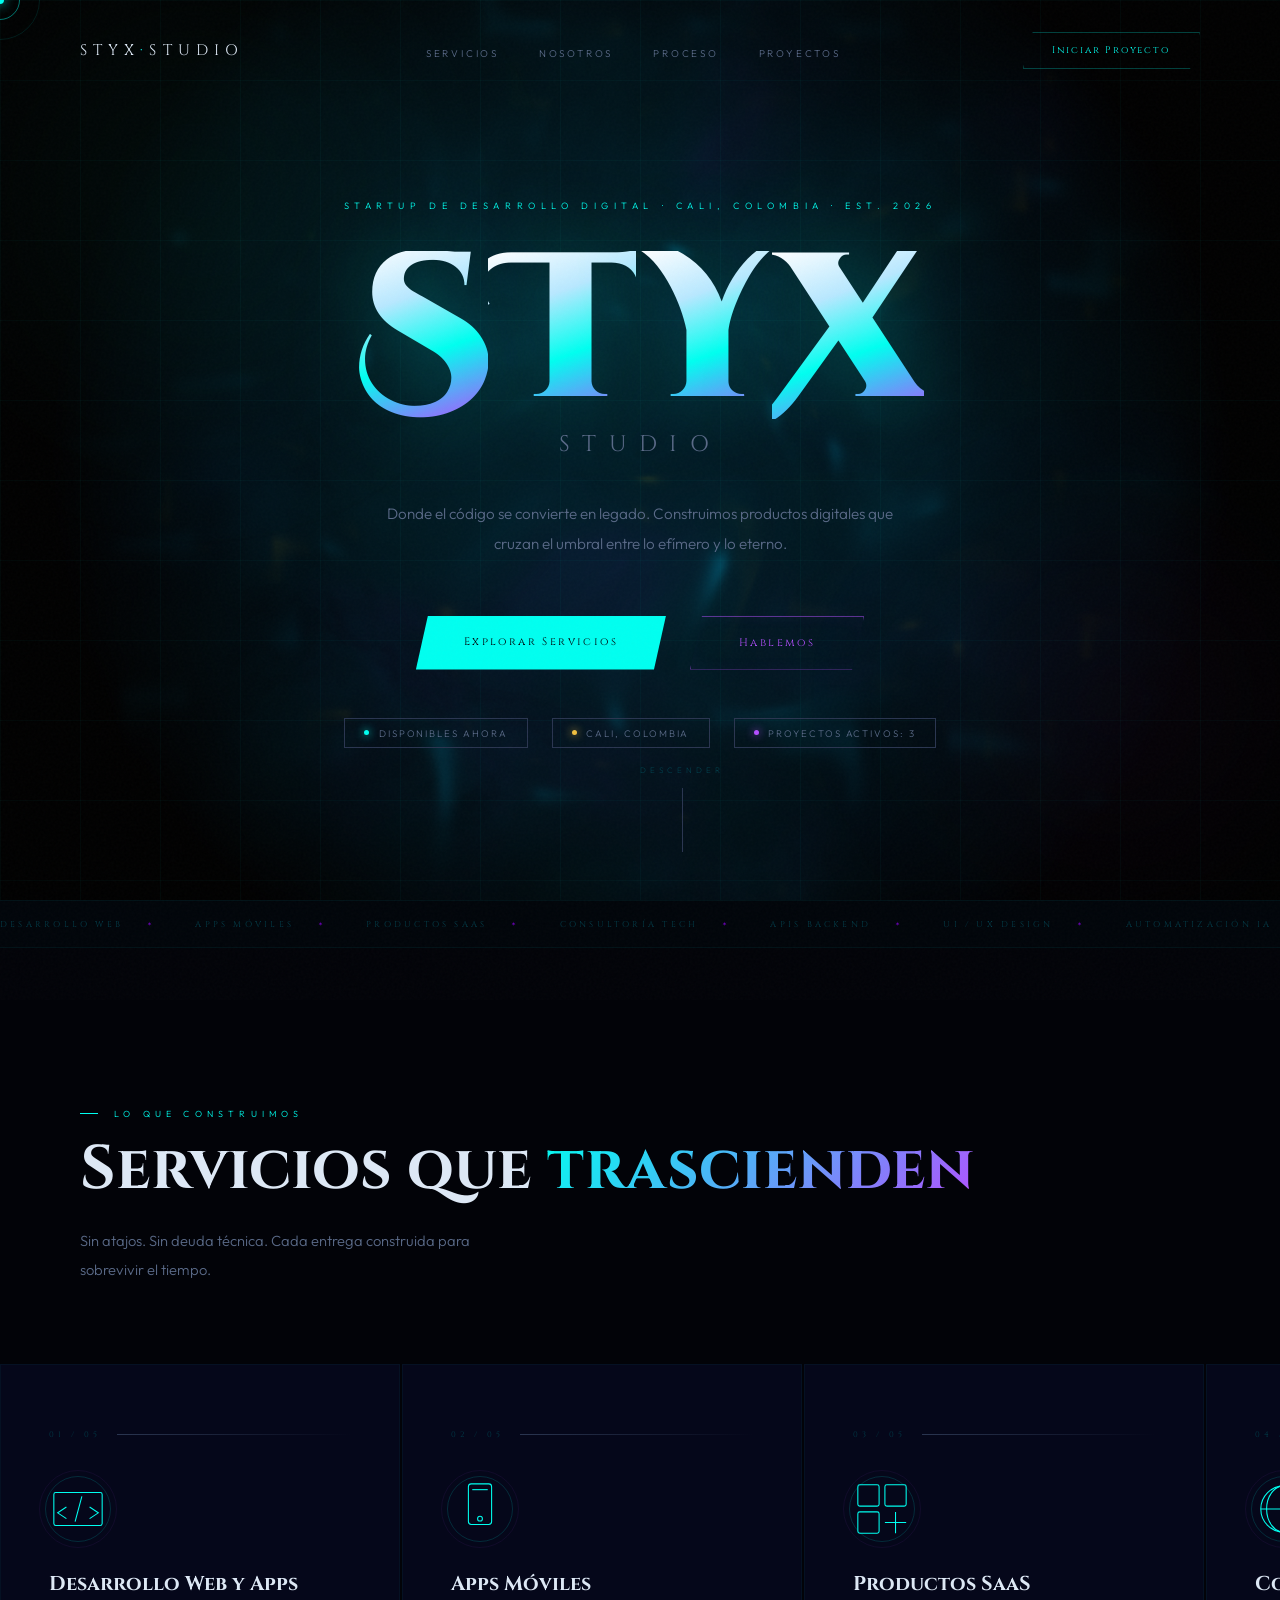
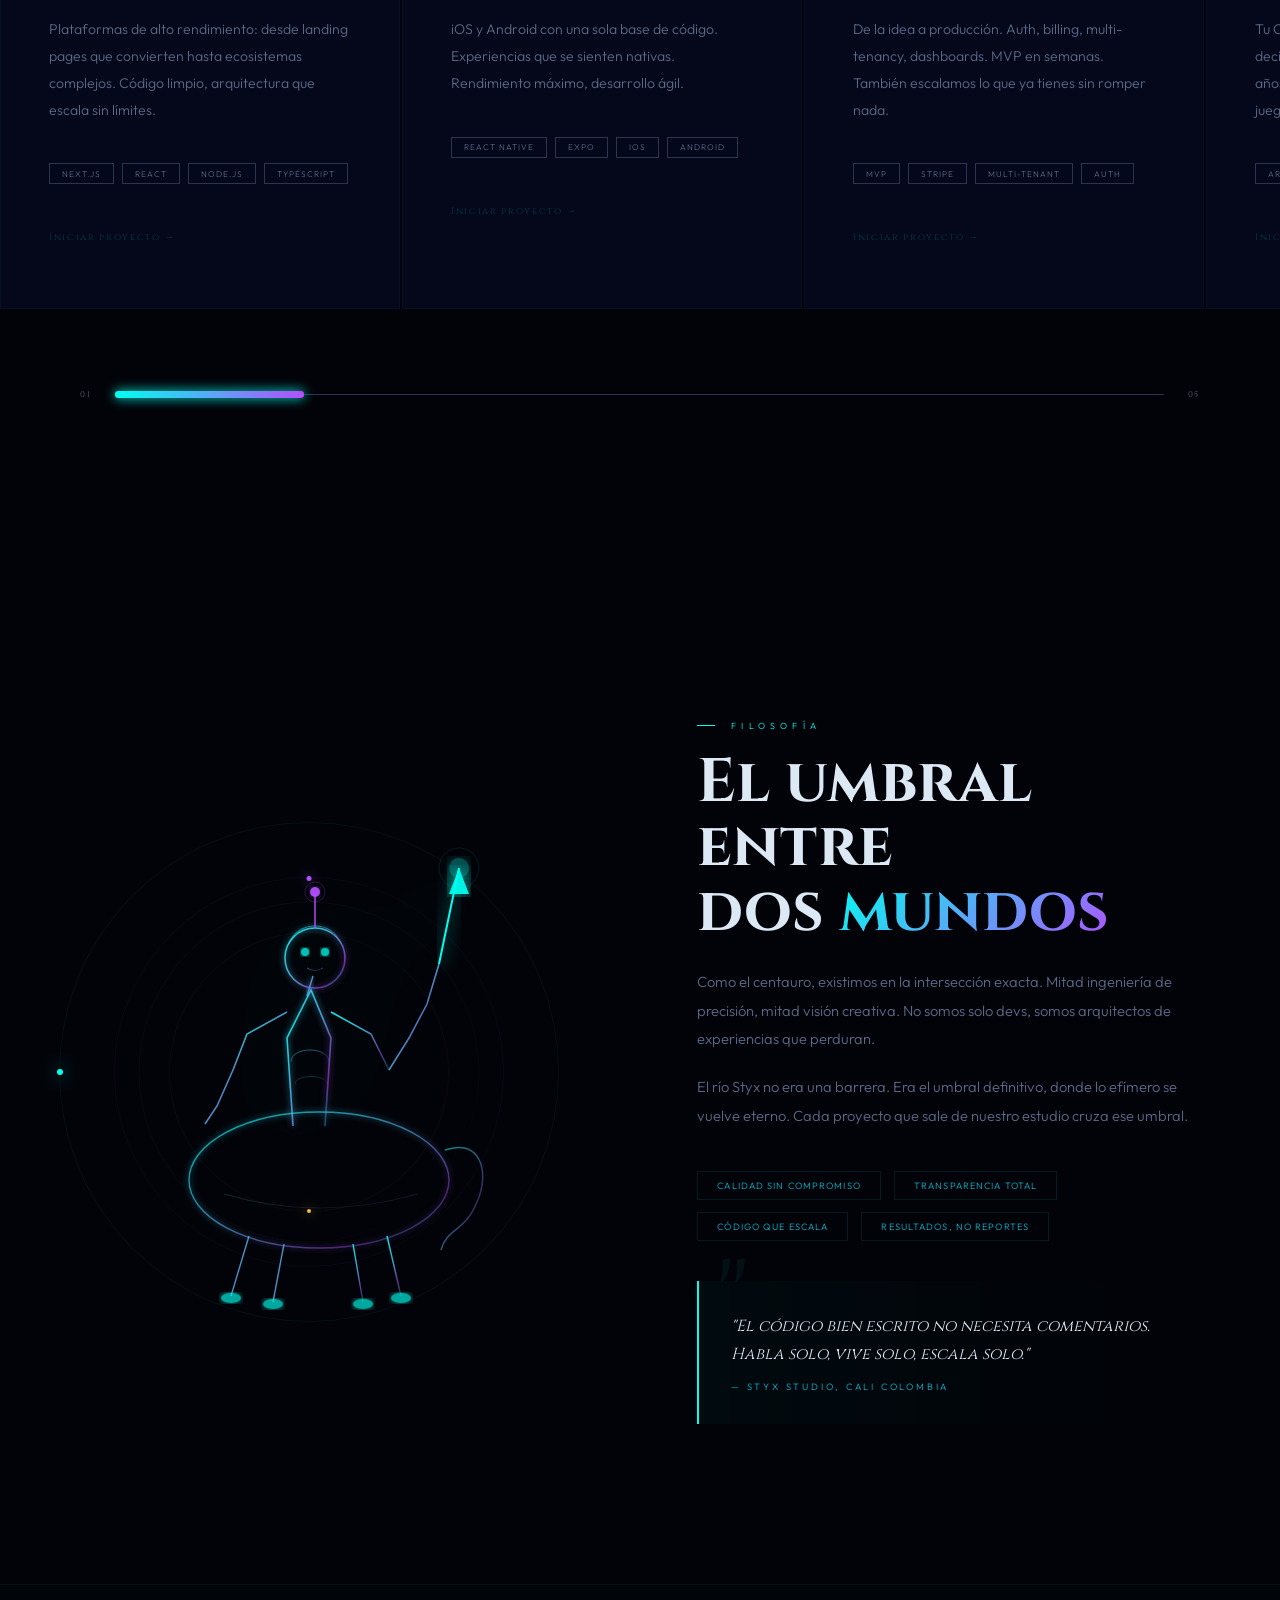
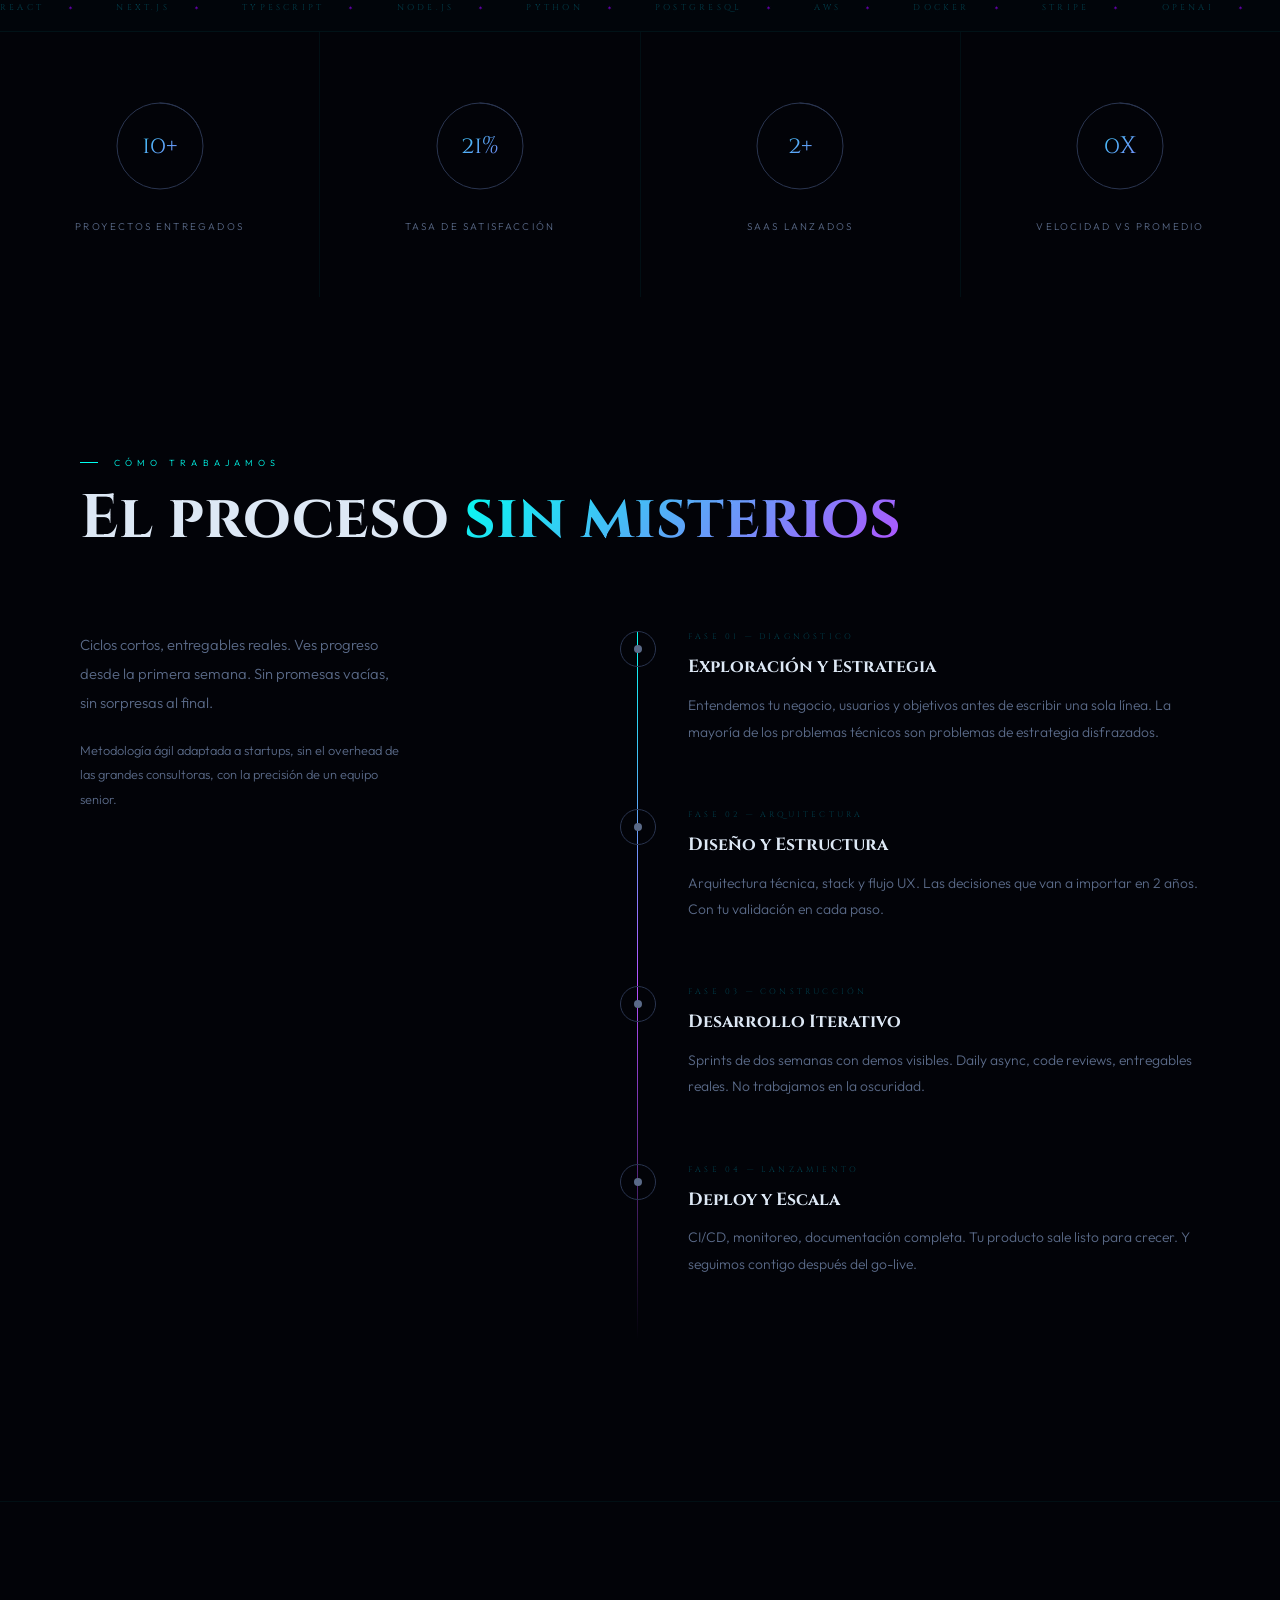
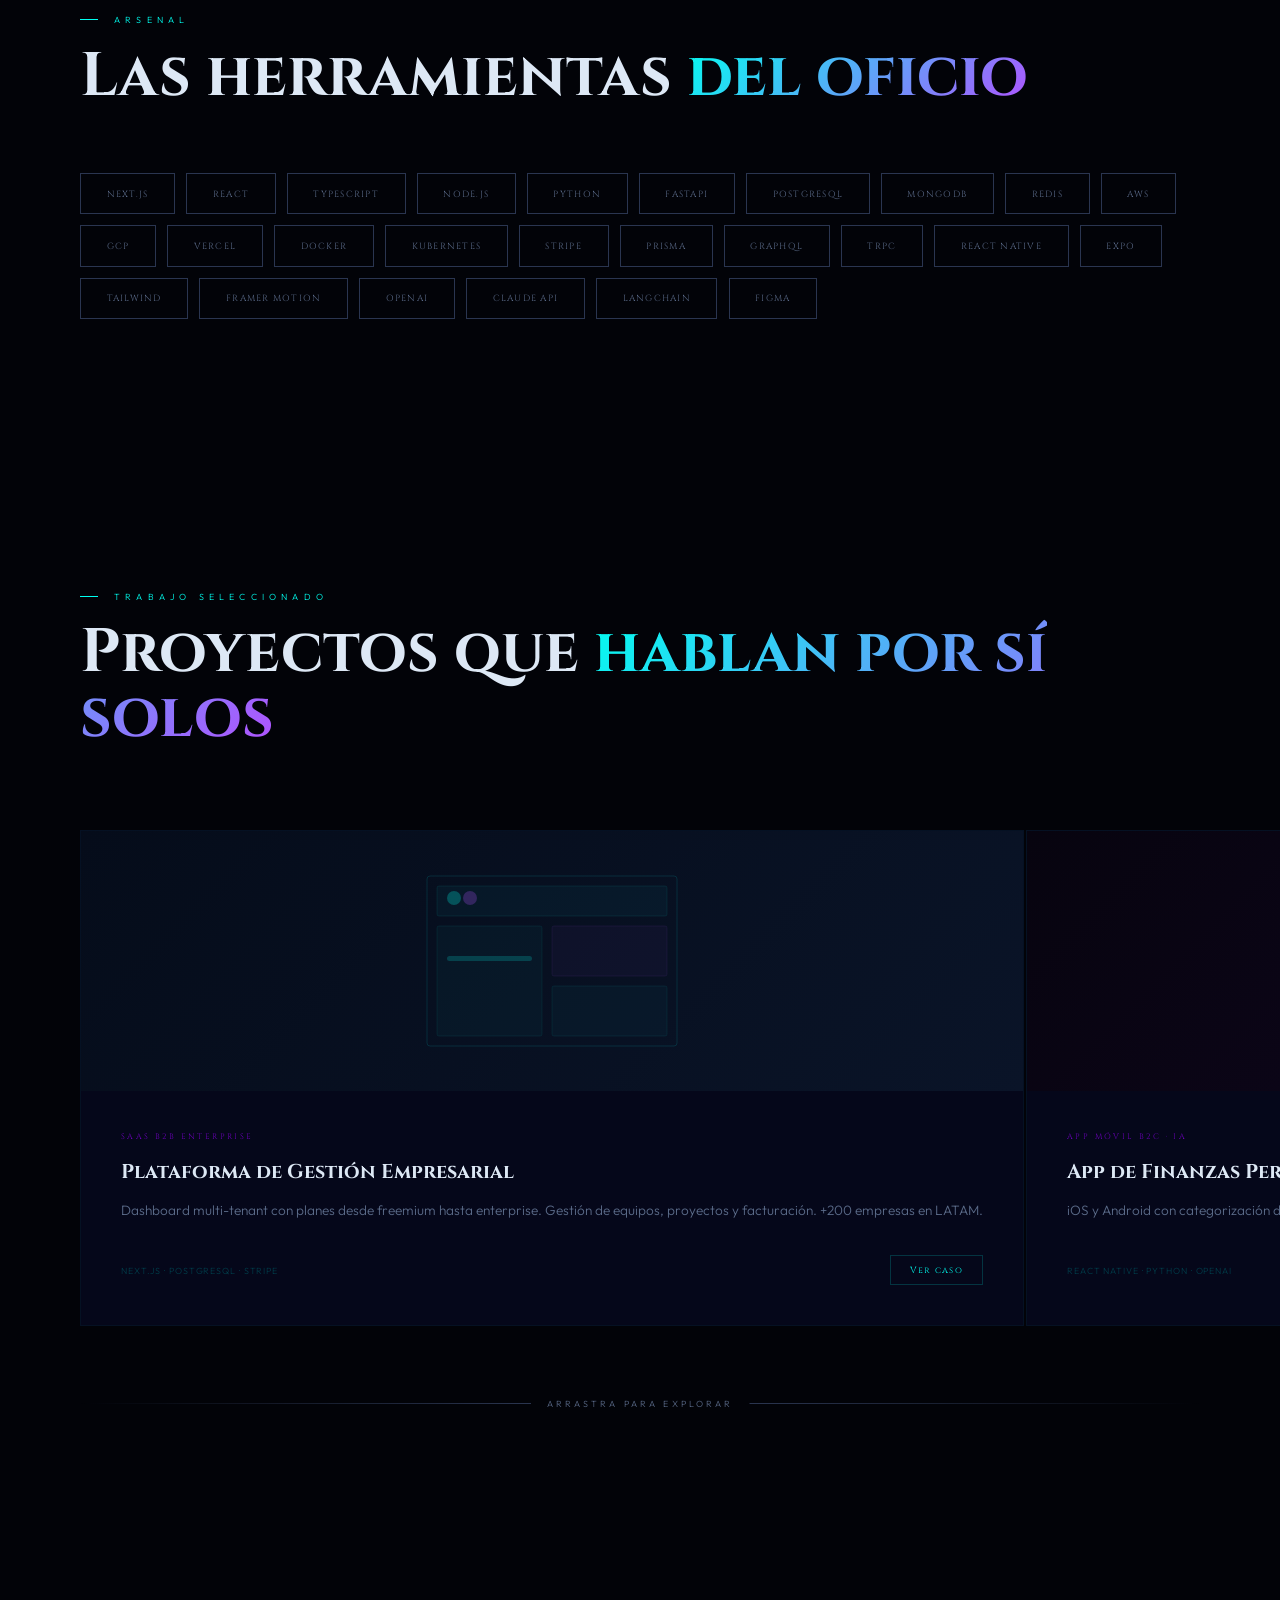
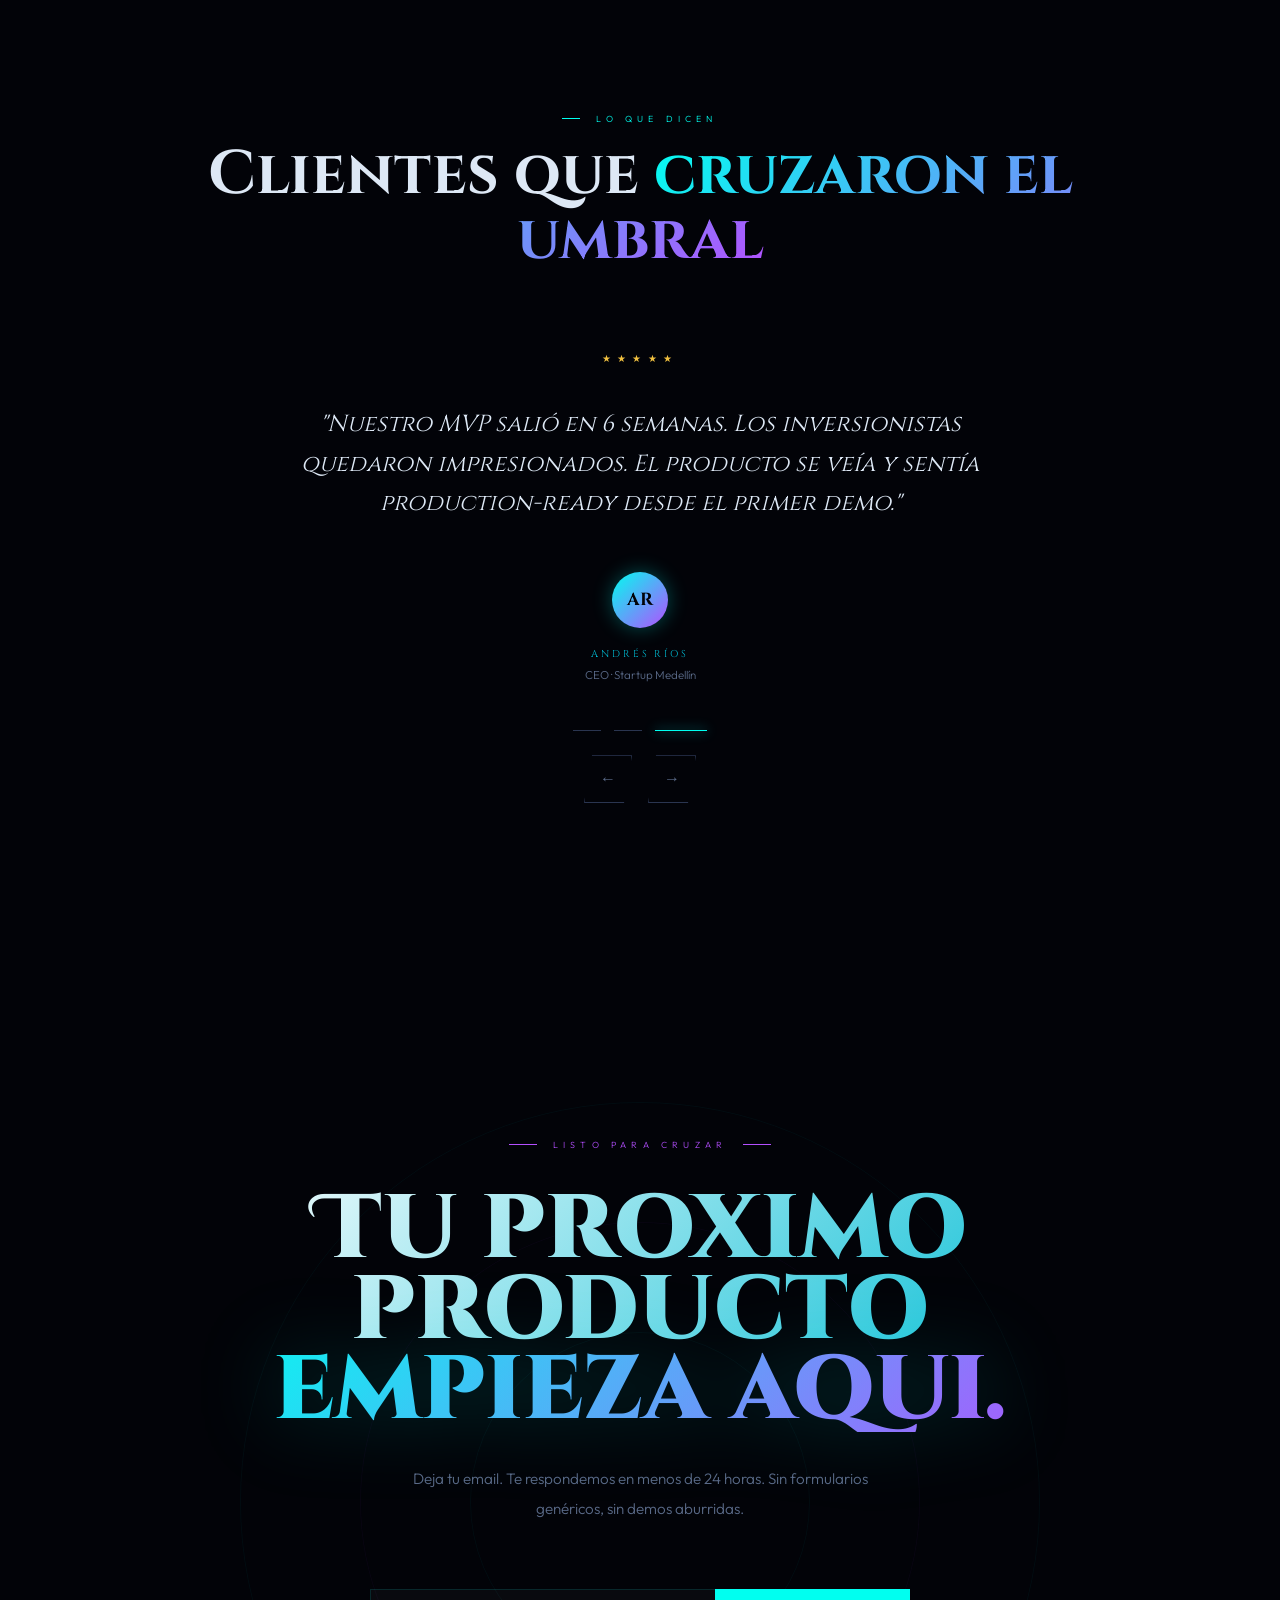
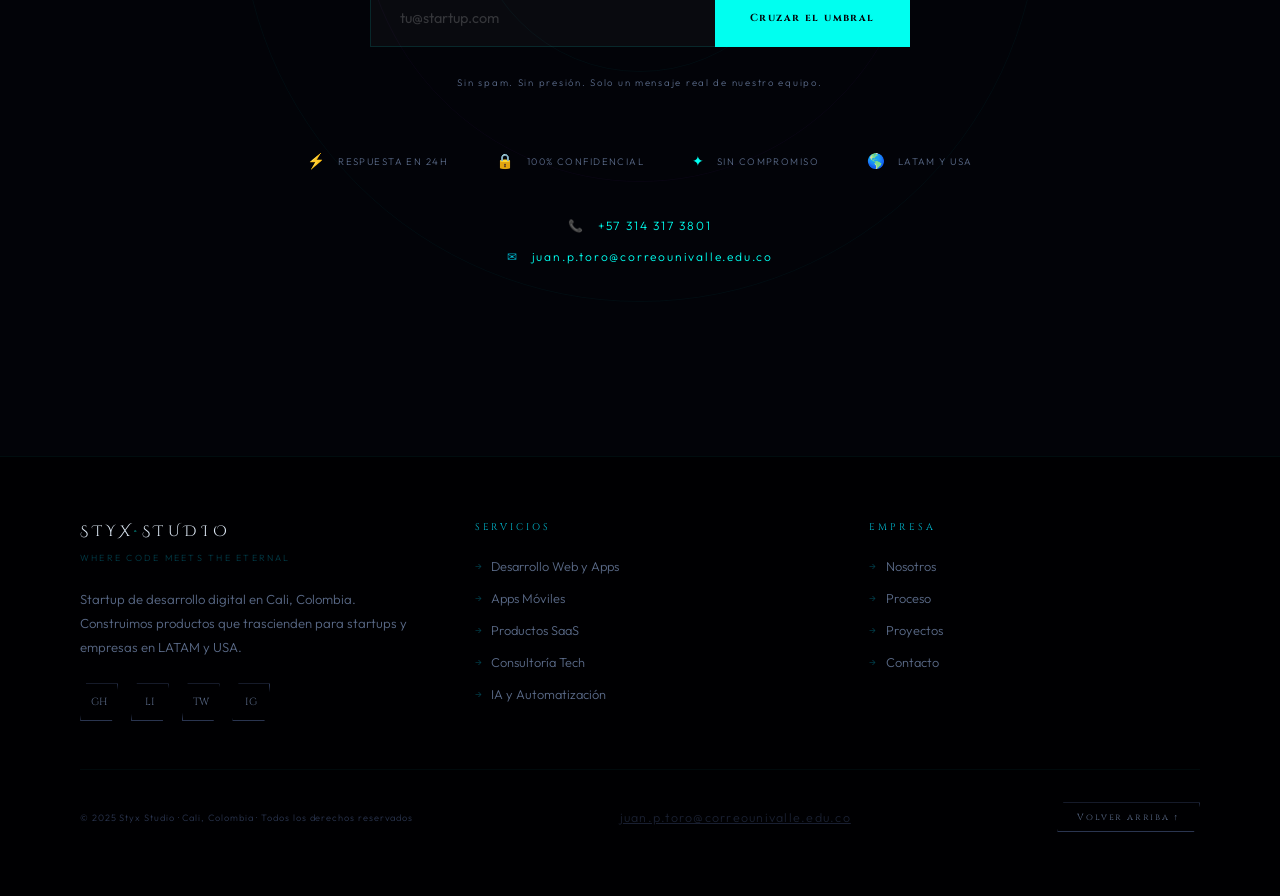
<file: index.html>
<!DOCTYPE html>
<html lang="es">
<head>
  <meta charset="UTF-8"/>
  <meta name="viewport" content="width=device-width, initial-scale=1.0"/>
  <meta name="description" content="Styx Studio — Startup de desarrollo digital en Cali, Colombia. Construimos productos digitales para startups y empresas en LATAM y USA."/>
  <meta name="author" content="Juan Pablo Toro Correa — Styx Studio"/>

  <title>Styx Studio — Where Code Meets the Eternal</title>

  <!-- Fuentes -->
  <link rel="preconnect" href="https://fonts.googleapis.com"/>
  <link rel="preconnect" href="https://fonts.gstatic.com" crossorigin/>
  <link href="https://fonts.googleapis.com/css2?family=Cinzel+Decorative:wght@400;700;900&family=Cinzel:wght@400;600;700&family=Outfit:wght@200;300;400;500;600&display=swap" rel="stylesheet"/>

  <!-- Estilos — orden importa -->
  <link rel="stylesheet" href="css/variables.css"/>
  <link rel="stylesheet" href="css/base.css"/>
  <link rel="stylesheet" href="css/nav.css"/>
  <link rel="stylesheet" href="css/hero.css"/>
  <link rel="stylesheet" href="css/sections.css"/>
  <link rel="stylesheet" href="css/footer.css"/>
</head>
<body>

  <!-- Barra de progreso de scroll -->
  <div id="prog"></div>

  <!-- ── Loader ── -->
  <div id="ldr">
    <div class="ldr-logo">STYX</div>
    <div class="ldr-bar"><div class="ldr-fill" id="lf"></div></div>
    <div class="ldr-pct" id="lpct">0%</div>
    <div class="ldr-sub">Iniciando el cruce...</div>
  </div>

  <!-- ── Cursor personalizado ── -->
  <div id="cur">
    <div class="cd" id="cd1"></div>
    <div class="cd" id="cd2"></div>
    <div class="cd" id="cd3"></div>
    <div id="cd4"></div>
  </div>

  <!-- Canvas WebGL — fondo dinámico -->
  <canvas id="glc"></canvas>

  <!-- ── Menú móvil ── -->
  <div class="mob" id="mob">
    <a href="#services"   onclick="cm()">Servicios</a>
    <a href="#philosophy" onclick="cm()">Nosotros</a>
    <a href="#process"    onclick="cm()">Proceso</a>
    <a href="#projects"   onclick="cm()">Proyectos</a>
    <a href="#cta"        onclick="cm()" style="color:var(--c)">Iniciar Proyecto</a>
  </div>

  <!-- ── Navegación ── -->
  <nav id="nav">
    <a href="#" class="nlogo">STYX<b>&#183;</b>STUDIO</a>
    <ul class="nlinks">
      <li><a href="#services">Servicios</a></li>
      <li><a href="#philosophy">Nosotros</a></li>
      <li><a href="#process">Proceso</a></li>
      <li><a href="#projects">Proyectos</a></li>
    </ul>
    <a href="#cta" class="ncta">Iniciar Proyecto</a>
    <div class="burger" id="burg" onclick="tm()">
      <span id="b1"></span><span id="b2"></span><span id="b3"></span>
    </div>
  </nav>


  <!-- ══════════════════════════════════════════
       HERO
  ══════════════════════════════════════════ -->
  <section id="hero">
    <div class="prl" id="prl0"><div class="prl-grid"></div></div>
    <div class="prl" id="prl1"><div class="prl-orb prl-orb1"></div></div>
    <div class="prl" id="prl2"><div class="prl-orb prl-orb2"></div></div>
    <div id="runeL"></div>

    <p class="h-eyebrow">Startup de Desarrollo Digital &#183; Cali, Colombia &#183; Est. 2026</p>
    <h1 class="htitle" id="ht" aria-label="STYX"></h1>
    <p class="hsub">Studio</p>
    <p class="hdesc">Donde el código se convierte en legado. Construimos productos digitales que cruzan el umbral entre lo efímero y lo eterno.</p>

    <div class="hbtns">
      <a href="#services" class="btn-p">Explorar Servicios</a>
      <a href="#" class="btn-s btn-hablemos" id="btnHablemos">Hablemos</a>
    </div>

    <div class="h-badges">
      <div class="badge">
        <span class="badge-dot"></span>
        Disponibles ahora
      </div>
      <div class="badge">
        <span class="badge-dot" style="background:var(--g);box-shadow:0 0 8px var(--g)"></span>
        Cali, Colombia
      </div>
      <div class="badge">
        <span class="badge-dot" style="background:var(--v);box-shadow:0 0 8px var(--v)"></span>
        Proyectos activos: 3
      </div>
    </div>

    <div class="scrl">
      <div class="scrl-t">Descender</div>
      <div class="scrl-track"><div class="scrl-fill"></div></div>
    </div>
  </section>


  <!-- Marquee 1 — Servicios -->
  <div class="mq">
    <div class="mq-inner">
      <span class="mq-item">Desarrollo Web</span>
      <span class="mq-item">Apps Móviles</span>
      <span class="mq-item">Productos SaaS</span>
      <span class="mq-item">Consultoría Tech</span>
      <span class="mq-item">APIs Backend</span>
      <span class="mq-item">UI / UX Design</span>
      <span class="mq-item">Automatización IA</span>
      <span class="mq-item">Cloud DevOps</span>
      <!-- duplicado para loop infinito -->
      <span class="mq-item">Desarrollo Web</span>
      <span class="mq-item">Apps Móviles</span>
      <span class="mq-item">Productos SaaS</span>
      <span class="mq-item">Consultoría Tech</span>
      <span class="mq-item">APIs Backend</span>
      <span class="mq-item">UI / UX Design</span>
      <span class="mq-item">Automatización IA</span>
      <span class="mq-item">Cloud DevOps</span>
    </div>
  </div>


  <!-- ══════════════════════════════════════════
       SERVICIOS
  ══════════════════════════════════════════ -->
  <section id="services">
    <div class="srv-h rv">
      <p class="eye">Lo que construimos</p>
      <h2 class="sh">Servicios que <em>trascienden</em></h2>
      <p class="sp" style="max-width:440px">Sin atajos. Sin deuda técnica. Cada entrega construida para sobrevivir el tiempo.</p>
    </div>

    <div class="srv-scroll" id="ss">

      <!-- 01 Web & Apps -->
      <div class="sc">
        <div class="sc-glow"></div>
        <p class="sc-n">01 / 05</p>
        <div class="sc-ico">
          <div class="sc-ring"></div><div class="sc-ring2"></div>
          <svg viewBox="0 0 60 60" fill="none" stroke="currentColor" stroke-width="1.1">
            <rect x="5" y="13" width="50" height="34" rx="2"/>
            <path d="M18 28l-9 6 9 6M42 28l9 6-9 6M27 43l7-26"/>
          </svg>
        </div>
        <h3 class="sc-name">Desarrollo Web y Apps</h3>
        <p class="sc-txt">Plataformas de alto rendimiento: desde landing pages que convierten hasta ecosistemas complejos. Código limpio, arquitectura que escala sin límites.</p>
        <div class="sc-tags">
          <span class="sc-tag">Next.js</span><span class="sc-tag">React</span>
          <span class="sc-tag">Node.js</span><span class="sc-tag">TypeScript</span>
        </div>
        <a href="#cta" class="sc-link">Iniciar proyecto &#8594;</a>
      </div>

      <!-- 02 Apps Móviles -->
      <div class="sc">
        <div class="sc-glow"></div>
        <p class="sc-n">02 / 05</p>
        <div class="sc-ico">
          <div class="sc-ring"></div><div class="sc-ring2"></div>
          <svg viewBox="0 0 60 60" fill="none" stroke="currentColor" stroke-width="1.1">
            <rect x="18" y="4" width="24" height="42" rx="3"/>
            <circle cx="30" cy="40" r="2.5"/>
            <path d="M22 10h16"/>
          </svg>
        </div>
        <h3 class="sc-name">Apps Móviles</h3>
        <p class="sc-txt">iOS y Android con una sola base de código. Experiencias que se sienten nativas. Rendimiento máximo, desarrollo ágil.</p>
        <div class="sc-tags">
          <span class="sc-tag">React Native</span><span class="sc-tag">Expo</span>
          <span class="sc-tag">iOS</span><span class="sc-tag">Android</span>
        </div>
        <a href="#cta" class="sc-link">Iniciar proyecto &#8594;</a>
      </div>

      <!-- 03 SaaS -->
      <div class="sc">
        <div class="sc-glow"></div>
        <p class="sc-n">03 / 05</p>
        <div class="sc-ico">
          <div class="sc-ring"></div><div class="sc-ring2"></div>
          <svg viewBox="0 0 60 60" fill="none" stroke="currentColor" stroke-width="1.1">
            <rect x="5" y="5" width="22" height="22" rx="2"/>
            <rect x="33" y="5" width="22" height="22" rx="2"/>
            <rect x="5" y="33" width="22" height="22" rx="2"/>
            <path d="M44 33v22M33 44h22"/>
          </svg>
        </div>
        <h3 class="sc-name">Productos SaaS</h3>
        <p class="sc-txt">De la idea a producción. Auth, billing, multi-tenancy, dashboards. MVP en semanas. También escalamos lo que ya tienes sin romper nada.</p>
        <div class="sc-tags">
          <span class="sc-tag">MVP</span><span class="sc-tag">Stripe</span>
          <span class="sc-tag">Multi-tenant</span><span class="sc-tag">Auth</span>
        </div>
        <a href="#cta" class="sc-link">Iniciar proyecto &#8594;</a>
      </div>

      <!-- 04 Consultoría -->
      <div class="sc">
        <div class="sc-glow"></div>
        <p class="sc-n">04 / 05</p>
        <div class="sc-ico">
          <div class="sc-ring"></div><div class="sc-ring2"></div>
          <svg viewBox="0 0 60 60" fill="none" stroke="currentColor" stroke-width="1.1">
            <circle cx="30" cy="30" r="24"/>
            <path d="M30 6C20 6 12 17 12 30s8 24 18 24 18-11 18-24S40 6 30 6z"/>
            <path d="M6 30h48M30 6v48"/>
          </svg>
        </div>
        <h3 class="sc-name">Consultoría Tech</h3>
        <p class="sc-txt">Tu CTO externo. Arquitectura, estrategia, decisiones que no te van a costar cara en 2 años. Sin sesgos, con criterio, con piel en el juego.</p>
        <div class="sc-tags">
          <span class="sc-tag">Arquitectura</span><span class="sc-tag">CTO Externo</span>
          <span class="sc-tag">Auditoría</span>
        </div>
        <a href="#cta" class="sc-link">Iniciar proyecto &#8594;</a>
      </div>

      <!-- 05 IA -->
      <div class="sc">
        <div class="sc-glow"></div>
        <p class="sc-n">05 / 05</p>
        <div class="sc-ico">
          <div class="sc-ring"></div><div class="sc-ring2"></div>
          <svg viewBox="0 0 60 60" fill="none" stroke="currentColor" stroke-width="1.1">
            <path d="M10 30a20 20 0 0 1 40 0"/>
            <path d="M16 38a16 16 0 0 1 28 0"/>
            <circle cx="30" cy="30" r="4"/>
            <path d="M30 6v8M30 46v8M6 30h8M46 30h8"/>
          </svg>
        </div>
        <h3 class="sc-name">IA y Automatización</h3>
        <p class="sc-txt">Workflows inteligentes que eliminan trabajo manual. LLMs, chatbots de negocio, pipelines con IA. Lo que tarda horas, tarda segundos.</p>
        <div class="sc-tags">
          <span class="sc-tag">OpenAI</span><span class="sc-tag">Claude API</span>
          <span class="sc-tag">LangChain</span><span class="sc-tag">n8n</span>
        </div>
        <a href="#cta" class="sc-link">Iniciar proyecto &#8594;</a>
      </div>

    </div><!-- /srv-scroll -->

    <div class="srv-sb">
      <div class="srv-sb-n">01</div>
      <div class="srv-sb-track"><div class="srv-sb-thumb" id="sst" style="width:18%"></div></div>
      <div class="srv-sb-n">05</div>
    </div>
  </section>


  <!-- ══════════════════════════════════════════
       FILOSOFÍA
  ══════════════════════════════════════════ -->
  <section id="philosophy">
    <div class="phi">

      <!-- Ilustración centauro -->
      <div class="phi-v rv-l">
        <div class="orbit"><div class="orbit-dot"></div></div>
        <div class="orbit"><div class="orbit-dot"></div></div>
        <div class="orbit"><div class="orbit-dot"></div></div>

        <svg id="csv" width="380" height="480" viewBox="0 0 380 480" fill="none">
          <defs>
            <linearGradient id="sg" x1="0" y1="0" x2="1" y2="1">
              <stop offset="0%"   stop-color="#00fff0" stop-opacity=".95"/>
              <stop offset="50%"  stop-color="#60c0ff" stop-opacity=".75"/>
              <stop offset="80%"  stop-color="#b44fff" stop-opacity=".55"/>
              <stop offset="100%" stop-color="#00fff0" stop-opacity=".25"/>
            </linearGradient>
            <filter id="gf"><feGaussianBlur stdDeviation="3" result="b"/><feMerge><feMergeNode in="b"/><feMergeNode in="SourceGraphic"/></feMerge></filter>
            <filter id="gf2"><feGaussianBlur stdDeviation="9" result="b"/><feMerge><feMergeNode in="b"/><feMergeNode in="SourceGraphic"/></feMerge></filter>
          </defs>
          <!-- cuerpo / fondo -->
          <circle cx="190" cy="240" r="170" stroke="url(#sg)" stroke-width=".4" fill="none" opacity=".12"/>
          <circle cx="190" cy="240" r="140" stroke="#b44fff" stroke-width=".3" fill="none" opacity=".07"/>
          <!-- suelo -->
          <line x1="50" y1="305" x2="340" y2="305" stroke="url(#sg)" stroke-width=".3" stroke-dasharray="2 8" opacity=".22"/>
          <line x1="50" y1="325" x2="340" y2="325" stroke="url(#sg)" stroke-width=".3" stroke-dasharray="2 8" opacity=".15"/>
          <line x1="50" y1="345" x2="340" y2="345" stroke="url(#sg)" stroke-width=".3" stroke-dasharray="2 8" opacity=".1"/>
          <!-- cuerpo caballo -->
          <ellipse cx="200" cy="348" rx="130" ry="68" stroke="url(#sg)" stroke-width="1.4" fill="none" opacity=".75" filter="url(#gf)"/>
          <path d="M105 362 Q200 390 298 362" stroke="url(#sg)" stroke-width=".7" fill="none" opacity=".28"/>
          <!-- patas -->
          <line x1="130" y1="404" x2="112" y2="464" stroke="url(#sg)" stroke-width="1.4"/>
          <line x1="165" y1="412" x2="154" y2="470" stroke="url(#sg)" stroke-width="1.4"/>
          <line x1="234" y1="412" x2="244" y2="470" stroke="url(#sg)" stroke-width="1.4"/>
          <line x1="268" y1="404" x2="282" y2="464" stroke="url(#sg)" stroke-width="1.4"/>
          <!-- cascos -->
          <ellipse cx="112" cy="466" rx="10" ry="5" fill="#00fff0" opacity=".65" filter="url(#gf)"/>
          <ellipse cx="154" cy="472" rx="10" ry="5" fill="#00fff0" opacity=".65" filter="url(#gf)"/>
          <ellipse cx="244" cy="472" rx="10" ry="5" fill="#00fff0" opacity=".65" filter="url(#gf)"/>
          <ellipse cx="282" cy="466" rx="10" ry="5" fill="#00fff0" opacity=".65" filter="url(#gf)"/>
          <!-- cola -->
          <path d="M326 318 C360 306 372 338 358 370 C346 400 328 396 322 418" stroke="url(#sg)" stroke-width="1.5" fill="none" opacity=".6"/>
          <!-- torso humano -->
          <path d="M174 294 L168 206 L192 158 L212 206 L206 294" stroke="url(#sg)" stroke-width="1.6" fill="none" filter="url(#gf)"/>
          <path d="M172 230 C172 214 210 214 210 230" stroke="url(#sg)" stroke-width="1" fill="none" opacity=".5"/>
          <path d="M176 252 C176 242 208 242 208 252" stroke="url(#sg)" stroke-width=".7" fill="none" opacity=".35"/>
          <!-- brazos -->
          <path d="M168 180 L128 202 L114 238" stroke="url(#sg)" stroke-width="1.6" fill="none"/>
          <path d="M114 238 L98 274 L86 292"   stroke="url(#sg)" stroke-width="1.6" fill="none"/>
          <!-- brazo derecho + lanza -->
          <path d="M212 180 L252 202 L270 238" stroke="url(#sg)" stroke-width="1.6" fill="none"/>
          <path d="M270 238 L290 206 L308 172 L320 132" stroke="url(#sg)" stroke-width="1.6" fill="none"/>
          <line x1="320" y1="132" x2="340" y2="36" stroke="#00fff0" stroke-width="2" filter="url(#gf2)"/>
          <polygon points="340,36 330,62 350,62" fill="#00fff0" opacity=".95" filter="url(#gf2)"/>
          <circle cx="340" cy="36" r="10" fill="#00fff0" opacity=".3" filter="url(#gf2)"/>
          <circle cx="340" cy="36" r="20" stroke="#00fff0" stroke-width=".6" fill="none" opacity=".18"/>
          <!-- cuello + cabeza -->
          <path d="M188 164 L194 144" stroke="url(#sg)" stroke-width="1.4" filter="url(#gf)"/>
          <circle cx="196" cy="126" r="30" stroke="url(#sg)" stroke-width="1.6" fill="none" filter="url(#gf)"/>
          <circle cx="186" cy="120" r="4" fill="#00fff0" opacity=".75" filter="url(#gf)"/>
          <circle cx="206" cy="120" r="4" fill="#00fff0" opacity=".75" filter="url(#gf)"/>
          <path d="M188 136 Q196 141 204 136" stroke="url(#sg)" stroke-width="1" fill="none" opacity=".48"/>
          <!-- casco/corona -->
          <path d="M170 112 C178 88 214 88 222 112" stroke="url(#sg)" stroke-width="1.2" fill="none" opacity=".62"/>
          <line x1="196" y1="96" x2="196" y2="62" stroke="#b44fff" stroke-width="1.8" opacity=".8"/>
          <circle cx="196" cy="60" r="5" fill="#b44fff" opacity=".95" filter="url(#gf2)"/>
          <circle cx="196" cy="60" r="10" stroke="#b44fff" stroke-width=".6" fill="none" opacity=".4"/>
        </svg>
      </div>

      <!-- Texto filosofía -->
      <div class="rv-r">
        <p class="eye">Filosofía</p>
        <h2 class="sh">El umbral entre<br/>dos <em>mundos</em></h2>
        <p class="sp">Como el centauro, existimos en la intersección exacta. Mitad ingeniería de precisión, mitad visión creativa. No somos solo devs, somos arquitectos de experiencias que perduran.</p>
        <p class="sp" style="margin-top:1.2rem">El río Styx no era una barrera. Era el umbral definitivo, donde lo efímero se vuelve eterno. Cada proyecto que sale de nuestro estudio cruza ese umbral.</p>

        <div class="phi-pills">
          <div class="phi-pill"><span>Calidad sin compromiso</span></div>
          <div class="phi-pill"><span>Transparencia total</span></div>
          <div class="phi-pill"><span>Código que escala</span></div>
          <div class="phi-pill"><span>Resultados, no reportes</span></div>
        </div>

        <div class="phi-quote">
          <div class="phi-qmark">"</div>
          <p>"El código bien escrito no necesita comentarios. Habla solo, vive solo, escala solo."</p>
          <cite>— Styx Studio, Cali Colombia</cite>
        </div>
      </div>

    </div>
  </section>


  <!-- Marquee 2 — Stack -->
  <div class="mq">
    <div class="mq-inner r">
      <span class="mq-item">React</span><span class="mq-item">Next.js</span>
      <span class="mq-item">TypeScript</span><span class="mq-item">Node.js</span>
      <span class="mq-item">Python</span><span class="mq-item">PostgreSQL</span>
      <span class="mq-item">AWS</span><span class="mq-item">Docker</span>
      <span class="mq-item">Stripe</span><span class="mq-item">OpenAI</span>
      <span class="mq-item">Claude API</span><span class="mq-item">Prisma</span>
      <!-- duplicado -->
      <span class="mq-item">React</span><span class="mq-item">Next.js</span>
      <span class="mq-item">TypeScript</span><span class="mq-item">Node.js</span>
      <span class="mq-item">Python</span><span class="mq-item">PostgreSQL</span>
      <span class="mq-item">AWS</span><span class="mq-item">Docker</span>
      <span class="mq-item">Stripe</span><span class="mq-item">OpenAI</span>
      <span class="mq-item">Claude API</span><span class="mq-item">Prisma</span>
    </div>
  </div>


  <!-- ══════════════════════════════════════════
       NÚMEROS
  ══════════════════════════════════════════ -->
  <div id="numbers">
    <div class="num-grid">
      <!-- Gradiente compartido para los arcos -->
      <svg width="0" height="0" style="position:absolute">
        <defs>
          <linearGradient id="rg" x1="0" y1="0" x2="1" y2="1">
            <stop offset="0%"   stop-color="#00fff0"/>
            <stop offset="100%" stop-color="#b44fff"/>
          </linearGradient>
        </defs>
      </svg>

      <div class="nc rv">
        <div class="nc-ring">
          <svg width="100" height="100" viewBox="0 0 100 100">
            <circle cx="50" cy="50" r="43"/>
            <circle class="arc" cx="50" cy="50" r="43"/>
          </svg>
          <div class="nc-val" id="nv1">0+</div>
        </div>
        <div class="nc-label">Proyectos Entregados</div>
        <div class="nc-line"></div>
      </div>

      <div class="nc rv" style="transition-delay:.15s">
        <div class="nc-ring">
          <svg width="100" height="100" viewBox="0 0 100 100">
            <circle cx="50" cy="50" r="43"/>
            <circle class="arc" cx="50" cy="50" r="43"/>
          </svg>
          <div class="nc-val" id="nv2">0%</div>
        </div>
        <div class="nc-label">Tasa de Satisfacción</div>
        <div class="nc-line"></div>
      </div>

      <div class="nc rv" style="transition-delay:.3s">
        <div class="nc-ring">
          <svg width="100" height="100" viewBox="0 0 100 100">
            <circle cx="50" cy="50" r="43"/>
            <circle class="arc" cx="50" cy="50" r="43"/>
          </svg>
          <div class="nc-val" id="nv3">0+</div>
        </div>
        <div class="nc-label">SaaS Lanzados</div>
        <div class="nc-line"></div>
      </div>

      <div class="nc rv" style="transition-delay:.45s">
        <div class="nc-ring">
          <svg width="100" height="100" viewBox="0 0 100 100">
            <circle cx="50" cy="50" r="43"/>
            <circle class="arc" cx="50" cy="50" r="43"/>
          </svg>
          <div class="nc-val" id="nv4">0x</div>
        </div>
        <div class="nc-label">Velocidad vs Promedio</div>
        <div class="nc-line"></div>
      </div>
    </div>
  </div>


  <!-- ══════════════════════════════════════════
       PROCESO
  ══════════════════════════════════════════ -->
  <section id="process">
    <div class="prc">
      <div class="rv">
        <p class="eye">Cómo trabajamos</p>
        <h2 class="sh">El proceso <em>sin misterios</em></h2>
      </div>

      <div class="prc-g">
        <div class="prc-sticky rv-l">
          <p class="sp" style="max-width:320px">Ciclos cortos, entregables reales. Ves progreso desde la primera semana. Sin promesas vacías, sin sorpresas al final.</p>
          <br/>
          <p class="sp" style="font-size:.8rem;max-width:320px">Metodología ágil adaptada a startups, sin el overhead de las grandes consultoras, con la precisión de un equipo senior.</p>
        </div>

        <div class="prc-steps rv-r">
          <div class="prc-vline" id="pvl"></div>

          <div class="ps act" id="ps1">
            <div class="ps-dot"><div class="ps-di"></div></div>
            <div>
              <p class="ps-ph">Fase 01 — Diagnóstico</p>
              <h3 class="ps-h">Exploración y Estrategia</h3>
              <p class="ps-p">Entendemos tu negocio, usuarios y objetivos antes de escribir una sola línea. La mayoría de los problemas técnicos son problemas de estrategia disfrazados.</p>
            </div>
          </div>

          <div class="ps" id="ps2">
            <div class="ps-dot"><div class="ps-di"></div></div>
            <div>
              <p class="ps-ph">Fase 02 — Arquitectura</p>
              <h3 class="ps-h">Diseño y Estructura</h3>
              <p class="ps-p">Arquitectura técnica, stack y flujo UX. Las decisiones que van a importar en 2 años. Con tu validación en cada paso.</p>
            </div>
          </div>

          <div class="ps" id="ps3">
            <div class="ps-dot"><div class="ps-di"></div></div>
            <div>
              <p class="ps-ph">Fase 03 — Construcción</p>
              <h3 class="ps-h">Desarrollo Iterativo</h3>
              <p class="ps-p">Sprints de dos semanas con demos visibles. Daily async, code reviews, entregables reales. No trabajamos en la oscuridad.</p>
            </div>
          </div>

          <div class="ps" id="ps4">
            <div class="ps-dot"><div class="ps-di"></div></div>
            <div>
              <p class="ps-ph">Fase 04 — Lanzamiento</p>
              <h3 class="ps-h">Deploy y Escala</h3>
              <p class="ps-p">CI/CD, monitoreo, documentación completa. Tu producto sale listo para crecer. Y seguimos contigo después del go-live.</p>
            </div>
          </div>
        </div>
      </div>
    </div>
  </section>


  <!-- ══════════════════════════════════════════
       STACK
  ══════════════════════════════════════════ -->
  <section id="stack">
    <div class="stk-g">
      <div class="rv">
        <p class="eye">Arsenal</p>
        <h2 class="sh">Las herramientas <em>del oficio</em></h2>
      </div>
      <div class="stk-chips rv" style="transition-delay:.2s">
        <span class="chip">Next.js</span>
        <span class="chip">React</span>
        <span class="chip">TypeScript</span>
        <span class="chip">Node.js</span>
        <span class="chip">Python</span>
        <span class="chip">FastAPI</span>
        <span class="chip">PostgreSQL</span>
        <span class="chip">MongoDB</span>
        <span class="chip">Redis</span>
        <span class="chip">AWS</span>
        <span class="chip">GCP</span>
        <span class="chip">Vercel</span>
        <span class="chip">Docker</span>
        <span class="chip">Kubernetes</span>
        <span class="chip">Stripe</span>
        <span class="chip">Prisma</span>
        <span class="chip">GraphQL</span>
        <span class="chip">tRPC</span>
        <span class="chip">React Native</span>
        <span class="chip">Expo</span>
        <span class="chip">Tailwind</span>
        <span class="chip">Framer Motion</span>
        <span class="chip">OpenAI</span>
        <span class="chip">Claude API</span>
        <span class="chip">LangChain</span>
        <span class="chip">Figma</span>
      </div>
    </div>
  </section>


  <!-- ══════════════════════════════════════════
       PROYECTOS
  ══════════════════════════════════════════ -->
  <section id="projects">
    <div class="prj-h rv">
      <p class="eye">Trabajo seleccionado</p>
      <h2 class="sh">Proyectos que <em>hablan por sí solos</em></h2>
    </div>

    <div class="prj-track" id="pt">

      <!-- Proyecto 1 -->
      <div class="pc">
        <div class="pc-img" style="background:linear-gradient(135deg,#050c1a,#0a1428)">
          <svg width="280" height="200" viewBox="0 0 280 200" fill="none">
            <rect x="15" y="15" width="250" height="170" rx="3" stroke="rgba(0,255,240,.12)"/>
            <rect x="25" y="25" width="230" height="30" rx="2" fill="rgba(0,255,240,.04)" stroke="rgba(0,255,240,.08)"/>
            <rect x="25" y="65" width="105" height="110" rx="2" fill="rgba(0,255,240,.03)" stroke="rgba(0,255,240,.07)"/>
            <rect x="140" y="65" width="115" height="50" rx="2" fill="rgba(180,79,255,.04)" stroke="rgba(180,79,255,.08)"/>
            <rect x="140" y="125" width="115" height="50" rx="2" fill="rgba(0,255,240,.03)" stroke="rgba(0,255,240,.07)"/>
            <rect x="35" y="95" width="85" height="5" rx="2.5" fill="rgba(0,255,240,.18)"/>
            <circle cx="42" cy="37" r="7" fill="rgba(0,255,240,.25)"/>
            <circle cx="58" cy="37" r="7" fill="rgba(180,79,255,.25)"/>
          </svg>
        </div>
        <div class="pc-body">
          <p class="pc-tag">SaaS B2B Enterprise</p>
          <h3 class="pc-h">Plataforma de Gestión Empresarial</h3>
          <p class="pc-p">Dashboard multi-tenant con planes desde freemium hasta enterprise. Gestión de equipos, proyectos y facturación. +200 empresas en LATAM.</p>
          <div class="pc-foot">
            <span class="pc-tech">Next.js · PostgreSQL · Stripe</span>
            <a href="#cta" class="pc-btn">Ver caso</a>
          </div>
        </div>
      </div>

      <!-- Proyecto 2 -->
      <div class="pc">
        <div class="pc-img" style="background:linear-gradient(135deg,#07040f,#100620)">
          <svg width="280" height="200" viewBox="0 0 280 200" fill="none">
            <rect x="100" y="10" width="80" height="150" rx="10" stroke="rgba(180,79,255,.2)"/>
            <rect x="110" y="24" width="60" height="100" rx="3" fill="rgba(180,79,255,.04)" stroke="rgba(180,79,255,.08)"/>
            <circle cx="140" cy="143" r="6" stroke="rgba(180,79,255,.3)"/>
            <rect x="116" y="32" width="48" height="7" rx="3.5" fill="rgba(180,79,255,.18)"/>
            <path d="M122 72 L134 64 L146 70 L158 60" stroke="#00fff0" stroke-width="1.5"/>
          </svg>
        </div>
        <div class="pc-body">
          <p class="pc-tag">App Móvil B2C · IA</p>
          <h3 class="pc-h">App de Finanzas Personales</h3>
          <p class="pc-p">iOS y Android con categorización de gastos por IA. 10k+ usuarios en 3 meses. Rating 4.9 en stores. Alertas inteligentes en tiempo real.</p>
          <div class="pc-foot">
            <span class="pc-tech">React Native · Python · OpenAI</span>
            <a href="#cta" class="pc-btn">Ver caso</a>
          </div>
        </div>
      </div>

      <!-- Proyecto 3 -->
      <div class="pc">
        <div class="pc-img" style="background:linear-gradient(135deg,#050812,#080d20)">
          <svg width="280" height="200" viewBox="0 0 280 200" fill="none">
            <rect x="15" y="15" width="250" height="170" rx="3" stroke="rgba(0,255,240,.08)"/>
            <defs>
              <linearGradient id="cg" x1="0" y1="0" x2="1" y2="0">
                <stop offset="0%"   stop-color="#00fff0"/>
                <stop offset="100%" stop-color="#b44fff"/>
              </linearGradient>
            </defs>
            <path d="M30 150 L75 120 L120 138 L165 100 L210 118 L250 90" stroke="url(#cg)" stroke-width="2.5" fill="none"/>
            <circle cx="75"  cy="120" r="4" fill="#00fff0"/>
            <circle cx="165" cy="100" r="4" fill="#00fff0"/>
            <circle cx="250" cy="90"  r="4" fill="#00fff0"/>
          </svg>
        </div>
        <div class="pc-body">
          <p class="pc-tag">E-commerce D2C · IA</p>
          <h3 class="pc-h">Tienda con Recomendaciones IA</h3>
          <p class="pc-p">Motor de recomendaciones por IA y checkout ultra-optimizado. Conversión +34% vs versión anterior en 60 días de operación.</p>
          <div class="pc-foot">
            <span class="pc-tech">Next.js · Stripe · Claude API</span>
            <a href="#cta" class="pc-btn">Ver caso</a>
          </div>
        </div>
      </div>

      <!-- Proyecto 4 -->
      <div class="pc">
        <div class="pc-img" style="background:linear-gradient(135deg,#060a10,#0c1218)">
          <svg width="280" height="200" viewBox="0 0 280 200" fill="none">
            <rect x="15"  y="15"  width="120" height="80" rx="2" fill="rgba(0,255,240,.03)"   stroke="rgba(0,255,240,.08)"/>
            <rect x="145" y="15"  width="120" height="80" rx="2" fill="rgba(180,79,255,.03)"  stroke="rgba(180,79,255,.07)"/>
            <rect x="15"  y="105" width="75"  height="80" rx="2" fill="rgba(0,255,240,.03)"   stroke="rgba(0,255,240,.07)"/>
            <rect x="100" y="105" width="75"  height="80" rx="2" fill="rgba(0,255,240,.03)"   stroke="rgba(0,255,240,.07)"/>
            <rect x="185" y="105" width="80"  height="80" rx="2" fill="rgba(180,79,255,.03)"  stroke="rgba(180,79,255,.07)"/>
          </svg>
        </div>
        <div class="pc-body">
          <p class="pc-tag">Dashboard Analytics B2B</p>
          <h3 class="pc-h">Panel de Business Intelligence</h3>
          <p class="pc-p">BI dashboard en tiempo real con integración a múltiples fuentes. Visualizaciones interactivas y exportación automática de reportes.</p>
          <div class="pc-foot">
            <span class="pc-tech">React · Python · PostgreSQL</span>
            <a href="#cta" class="pc-btn">Ver caso</a>
          </div>
        </div>
      </div>

    </div><!-- /prj-track -->
    <p class="prj-hint">Arrastra para explorar</p>
  </section>


  <!-- ══════════════════════════════════════════
       TESTIMONIOS
  ══════════════════════════════════════════ -->
  <section id="testimonials">
    <div class="tst rv">
      <p class="eye" style="justify-content:center">Lo que dicen</p>
      <h2 class="sh" style="text-align:center">Clientes que <em>cruzaron el umbral</em></h2>

      <div class="tst-slider">
        <div class="tst-track" id="tt">

          <div class="tcard">
            <div class="tc-inner">
              <div class="tc-stars">&#9733;&#9733;&#9733;&#9733;&#9733;</div>
              <p class="tc-q">"Entregaron en tiempo, sin excusas y el resultado superó lo que esperábamos. El código es limpio, escalable, y el equipo entiende el negocio, no solo la tecnología."</p>
              <div class="tc-ava">CM</div>
              <p class="tc-auth">Carlos Mendoza</p>
              <p class="tc-role">CTO · FinTech Bogotá</p>
            </div>
          </div>

          <div class="tcard">
            <div class="tc-inner">
              <div class="tc-stars">&#9733;&#9733;&#9733;&#9733;&#9733;</div>
              <p class="tc-q">"Habíamos trabajado con varias agencias y Styx Studio fue diferente desde el primer día. No solo cumplen, proponen, cuestionan y mejoran lo que llevas."</p>
              <div class="tc-ava">VT</div>
              <p class="tc-auth">Valentina Torres</p>
              <p class="tc-role">Founder · EdTech Startup</p>
            </div>
          </div>

          <div class="tcard">
            <div class="tc-inner">
              <div class="tc-stars">&#9733;&#9733;&#9733;&#9733;&#9733;</div>
              <p class="tc-q">"Nuestro MVP salió en 6 semanas. Los inversionistas quedaron impresionados. El producto se veía y sentía production-ready desde el primer demo."</p>
              <div class="tc-ava">AR</div>
              <p class="tc-auth">Andrés Ríos</p>
              <p class="tc-role">CEO · Startup Medellín</p>
            </div>
          </div>

        </div>
      </div>

      <div class="tst-dots" id="td"></div>
      <div class="tst-nav">
        <button class="tst-btn" id="tp">&#8592;</button>
        <button class="tst-btn" id="tn">&#8594;</button>
      </div>
    </div>
  </section>


  <!-- ══════════════════════════════════════════
       CTA — CONTACTO
  ══════════════════════════════════════════ -->
  <section id="cta">
    <div class="cta-cosmos">
      <div class="cr" style="width:800px;height:800px;animation:spin 50s linear infinite"></div>
      <div class="cr" style="width:560px;height:560px;border-color:rgba(180,79,255,.04);animation:spin 34s linear infinite reverse"></div>
      <div class="cr" style="width:340px;height:340px;animation:spin 20s linear infinite"></div>
    </div>

    <div class="wrap" style="position:relative;z-index:1">
      <div class="rv">
        <p class="cta-eye">Listo para cruzar</p>
        <h2 class="cta-h">
          <span class="cta-l1">Tu próximo producto</span>
          <span class="cta-l2">empieza aquí.</span>
        </h2>
        <p class="cta-sub">Deja tu email. Te respondemos en menos de 24 horas. Sin formularios genéricos, sin demos aburridas.</p>

        <div class="cta-form">
          <input class="cta-inp" type="email" placeholder="tu@startup.com" id="cei"/>
          <button class="cta-btn" id="cb">
            <span class="cta-btn-t">Cruzar el umbral</span>
          </button>
        </div>

        <p class="cta-note">Sin spam. Sin presión. Solo un mensaje real de nuestro equipo.</p>

        <div class="cta-trust">
          <div class="trust-item"><span class="trust-icon">&#9889;</span>Respuesta en 24h</div>
          <div class="trust-item"><span class="trust-icon">&#128274;</span>100% confidencial</div>
          <div class="trust-item"><span class="trust-icon">&#10022;</span>Sin compromiso</div>
          <div class="trust-item"><span class="trust-icon">&#127758;</span>LATAM y USA</div>
        </div>

        <!-- Contacto directo -->
        <div class="contact-info">
          <div class="contact-item">
            <span>&#128222;</span>
            <a href="tel:+573143173801">+57 314 317 3801</a>
          </div>
          <div class="contact-item">
            <span>&#9993;</span>
            <a href="mailto:juan.p.toro@correounivalle.edu.co">juan.p.toro@correounivalle.edu.co</a>
          </div>
        </div>

      </div>
    </div>
  </section>


  <!-- ══════════════════════════════════════════
       FOOTER
  ══════════════════════════════════════════ -->
  <footer>
    <div class="foot-g">

      <!-- Columna 1: Marca -->
      <div>
        <div class="flogo">STYX<b>&#183;</b>STUDIO</div>
        <div class="ftag">Where code meets the eternal</div>
        <p class="fdesc">Startup de desarrollo digital en Cali, Colombia. Construimos productos que trascienden para startups y empresas en LATAM y USA.</p>
        <div class="fsoc-row">
          <a href="#" class="fsoc" aria-label="GitHub">GH</a>
          <a href="#" class="fsoc" aria-label="LinkedIn">LI</a>
          <a href="#" class="fsoc" aria-label="Twitter/X">TW</a>
          <a href="#" class="fsoc" aria-label="Instagram">IG</a>
        </div>
      </div>

      <!-- Columna 2: Servicios -->
      <div>
        <p class="fl-title">Servicios</p>
        <ul class="fl-list">
          <li><a href="#services">Desarrollo Web y Apps</a></li>
          <li><a href="#services">Apps Móviles</a></li>
          <li><a href="#services">Productos SaaS</a></li>
          <li><a href="#services">Consultoría Tech</a></li>
          <li><a href="#services">IA y Automatización</a></li>
        </ul>
      </div>

      <!-- Columna 3: Empresa -->
      <div>
        <p class="fl-title">Empresa</p>
        <ul class="fl-list">
          <li><a href="#philosophy">Nosotros</a></li>
          <li><a href="#process">Proceso</a></li>
          <li><a href="#projects">Proyectos</a></li>
          <li><a href="#cta">Contacto</a></li>
        </ul>
      </div>

    </div>

    <div class="foot-bottom">
      <div class="fcopy">&copy; 2025 Styx Studio &middot; Cali, Colombia &middot; Todos los derechos reservados</div>
      <a href="mailto:juan.p.toro@correounivalle.edu.co" class="fcopy" style="opacity:.6;font-size:.78rem">juan.p.toro@correounivalle.edu.co</a>
      <a href="#hero" class="fback">Volver arriba &#8593;</a>
    </div>
  </footer>


  <!-- ── Modal Hablemos ── -->
  <div id="modalHablemos" style="display:none;position:fixed;inset:0;z-index:9999;background:rgba(0,0,0,.75);backdrop-filter:blur(10px);align-items:center;justify-content:center;">
    <div style="background:linear-gradient(135deg,#060d14,#0b0d1a);border:1px solid rgba(0,255,240,.2);max-width:420px;width:90%;padding:3rem 2.5rem;text-align:center;position:relative;box-shadow:0 0 60px rgba(0,255,240,.1)">
      <button onclick="document.getElementById('modalHablemos').style.display='none'" style="position:absolute;top:1rem;right:1.2rem;background:none;border:none;color:rgba(255,255,255,.4);font-size:1.4rem;cursor:pointer;line-height:1">&times;</button>
      <p style="font-family:'Cinzel',serif;font-size:.55rem;letter-spacing:.5em;color:var(--c);text-transform:uppercase;margin-bottom:1.5rem">Contacto directo</p>
      <h3 style="font-family:'Cinzel Decorative',serif;font-size:1.4rem;color:#fff;margin-bottom:2.5rem;line-height:1.4">Hablemos de<br/>tu proyecto</h3>

      <a href="tel:+573143173801" style="display:flex;align-items:center;justify-content:center;gap:1rem;background:rgba(0,255,240,.06);border:1px solid rgba(0,255,240,.25);padding:1.4rem 2rem;margin-bottom:1rem;text-decoration:none;transition:all .3s;color:#fff"
         onmouseover="this.style.background='rgba(0,255,240,.12)'" onmouseout="this.style.background='rgba(0,255,240,.06)'">
        <span style="font-size:1.6rem">&#128222;</span>
        <div style="text-align:left">
          <p style="font-size:.55rem;letter-spacing:.3em;color:var(--c);text-transform:uppercase;margin-bottom:.3rem">Llamar ahora</p>
          <p style="font-size:1.25rem;font-family:'Cinzel',serif;letter-spacing:.08em">+57 314 317 3801</p>
        </div>
      </a>

      <a href="mailto:juan.p.toro@correounivalle.edu.co" style="display:flex;align-items:center;justify-content:center;gap:1rem;background:rgba(180,79,255,.05);border:1px solid rgba(180,79,255,.2);padding:1.2rem 2rem;text-decoration:none;transition:all .3s;color:#fff"
         onmouseover="this.style.background='rgba(180,79,255,.12)'" onmouseout="this.style.background='rgba(180,79,255,.05)'">
        <span style="font-size:1.4rem">&#9993;</span>
        <div style="text-align:left">
          <p style="font-size:.55rem;letter-spacing:.3em;color:var(--v);text-transform:uppercase;margin-bottom:.3rem">Correo</p>
          <p style="font-size:.85rem;font-family:'Cinzel',serif">juan.p.toro@correounivalle.edu.co</p>
        </div>
      </a>

      <p style="margin-top:2rem;font-size:.6rem;letter-spacing:.2em;color:rgba(255,255,255,.25);text-transform:uppercase">Respondemos en menos de 24 horas</p>
    </div>
  </div>

  <!-- ── Scripts — orden importa ── -->
  <script>
    // Modal Hablemos
    var m = document.getElementById('modalHablemos');
    document.getElementById('btnHablemos').addEventListener('click', function(e){
      e.preventDefault();
      m.style.display = 'flex';
    });
    m.addEventListener('click', function(e){ if(e.target === m) m.style.display = 'none'; });
    document.addEventListener('keydown', function(e){ if(e.key === 'Escape') m.style.display = 'none'; });
  </script>
  <script src="js/webgl-bg.js"></script>
  <script src="js/cursor.js"></script>
  <script src="js/animations.js"></script>
  <script src="js/ui.js"></script>

</body>
</html>
</file>
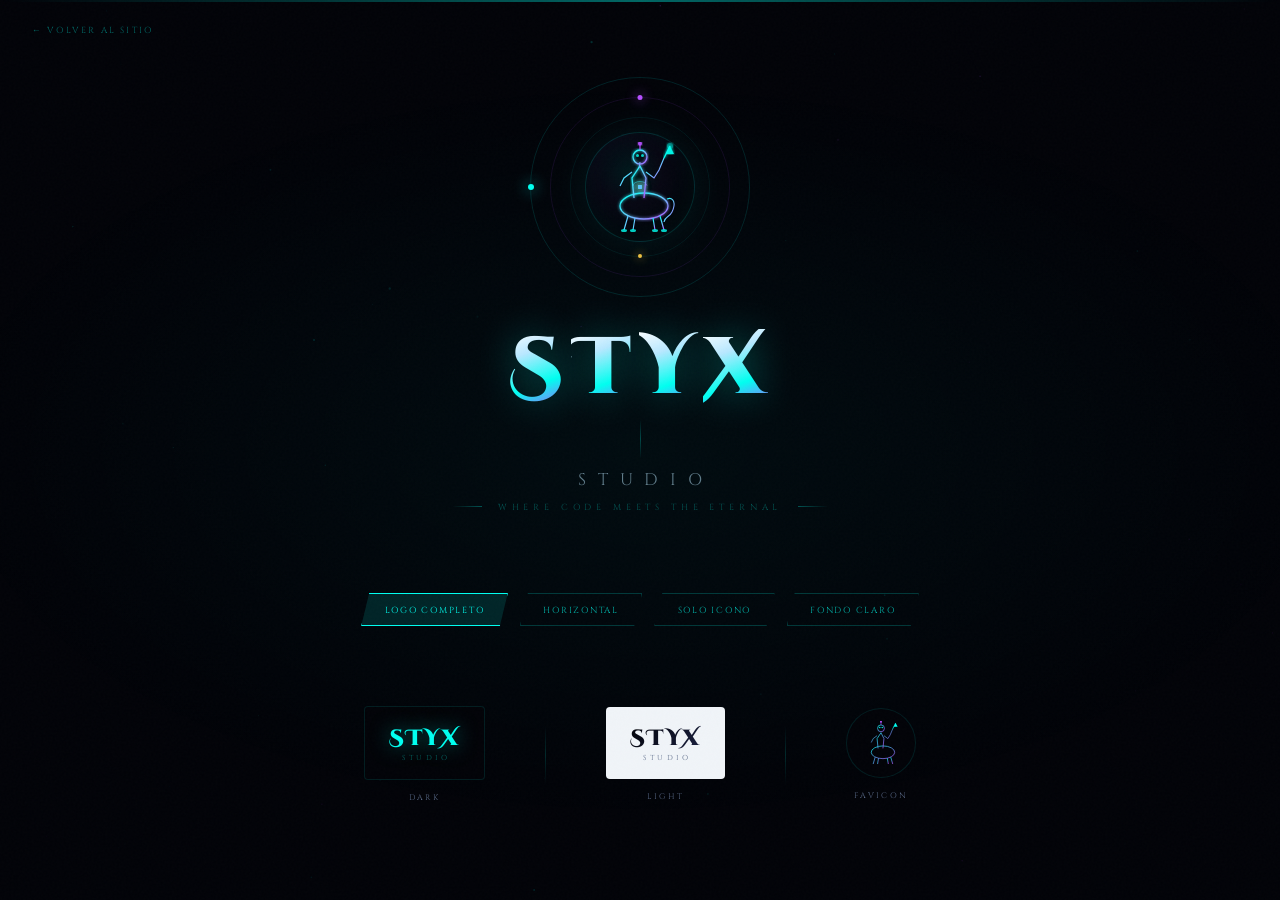
<file: logo.html>
<!DOCTYPE html>
<html lang="es">
<head>
  <meta charset="UTF-8"/>
  <meta name="viewport" content="width=device-width, initial-scale=1.0"/>
  <title>Styx Studio — Brand Identity</title>
  <link rel="preconnect" href="https://fonts.googleapis.com"/>
  <link href="https://fonts.googleapis.com/css2?family=Cinzel+Decorative:wght@400;700;900&family=Cinzel:wght@400;700&display=swap" rel="stylesheet"/>
  <style>

    /* ── Reset & Base ── */
    *, *::before, *::after { box-sizing: border-box; margin: 0; padding: 0; }

    body {
      background: #020308;
      display: flex;
      flex-direction: column;
      align-items: center;
      justify-content: center;
      min-height: 100vh;
      font-family: 'Cinzel', serif;
      overflow-x: hidden;
    }

    /* Glow radial de fondo */
    body::before {
      content: '';
      position: fixed; inset: 0;
      background: radial-gradient(ellipse 80% 60% at 50% 50%, rgba(0,255,240,.04), transparent 70%);
      pointer-events: none;
    }

    /* Grain animado */
    body::after {
      content: '';
      position: fixed;
      inset: -50px;
      width: calc(100% + 100px);
      height: calc(100% + 100px);
      background-image: url("data:image/svg+xml,%3Csvg viewBox='0 0 512 512' xmlns='http://www.w3.org/2000/svg'%3E%3Cfilter id='n'%3E%3CfeTurbulence type='fractalNoise' baseFrequency='0.85' numOctaves='4' stitchTiles='stitch'/%3E%3C/filter%3E%3Crect width='100%25' height='100%25' filter='url(%23n)' opacity='1'/%3E%3C/svg%3E");
      opacity: .02;
      pointer-events: none;
      z-index: 100;
    }

    /* Línea de scan */
    .scan {
      position: fixed; top: 0; left: 0; right: 0;
      height: 2px;
      background: linear-gradient(90deg, transparent, rgba(0,255,240,.4), transparent);
      animation: scanDown 4s ease-in-out infinite;
      pointer-events: none;
      z-index: 50;
    }
    @keyframes scanDown {
      0%   { top: -2px; opacity: 0; }
      10%  { opacity: 1; }
      90%  { opacity: .5; }
      100% { top: 100vh; opacity: 0; }
    }

    /* ── Stage principal ── */
    .stage {
      display: flex;
      flex-direction: column;
      align-items: center;
      gap: 60px;
      position: relative;
      z-index: 1;
      padding: 4rem 2rem;
    }

    /* ── Logo Mark: anillos + icono ── */
    .logo-mark {
      position: relative;
      width: 220px; height: 220px;
      display: flex;
      align-items: center;
      justify-content: center;
    }

    .ring {
      position: absolute;
      border-radius: 50%;
      border: 1px solid rgba(0,255,240,.12);
    }
    .ring1 { width: 220px; height: 220px; animation: spinR 20s linear infinite; }
    .ring2 { width: 180px; height: 180px; border-color: rgba(180,79,255,.1); animation: spinR 14s linear infinite reverse; }
    .ring3 { width: 140px; height: 140px; border-color: rgba(0,255,240,.07); animation: spinR 9s linear infinite; }

    .rdot { position: absolute; border-radius: 50%; }
    .ring1 .rdot { width: 6px; height: 6px; background: #00fff0; box-shadow: 0 0 15px #00fff0; top: 50%; left: -3px; transform: translateY(-50%); }
    .ring2 .rdot { width: 5px; height: 5px; background: #b44fff; box-shadow: 0 0 12px #b44fff; top: -2.5px; left: 50%; transform: translateX(-50%); }
    .ring3 .rdot { width: 4px; height: 4px; background: #f0c040; box-shadow: 0 0 10px #f0c040; bottom: -2px; left: 50%; transform: translateX(-50%); }

    @keyframes spinR { to { transform: rotate(360deg); } }

    .icon-bg {
      position: absolute;
      width: 110px; height: 110px;
      border-radius: 50%;
      background: radial-gradient(circle at 40% 35%, rgba(0,255,240,.08), rgba(180,79,255,.04), transparent 70%);
      border: 1px solid rgba(0,255,240,.15);
      box-shadow: 0 0 40px rgba(0,255,240,.08), inset 0 0 30px rgba(0,255,240,.04);
    }

    /* Centauro SVG */
    .icon-svg {
      position: relative; z-index: 2;
      animation: iconFloat 6s ease-in-out infinite, glowPulse 3s ease-in-out infinite;
    }
    .icon-svg path, .icon-svg line, .icon-svg ellipse,
    .icon-svg circle, .icon-svg polygon {
      stroke-dasharray: 600;
      stroke-dashoffset: 600;
      animation: drawStroke 2.5s cubic-bezier(.16,1,.3,1) forwards;
    }
    @keyframes drawStroke { to { stroke-dashoffset: 0; } }
    @keyframes iconFloat {
      0%, 100% { transform: translateY(0); }
      50%       { transform: translateY(-8px); }
    }
    @keyframes glowPulse {
      0%, 100% { filter: drop-shadow(0 0 12px rgba(0,255,240,.5)); }
      50%       { filter: drop-shadow(0 0 30px rgba(0,255,240,.9)) drop-shadow(0 0 60px rgba(0,255,240,.3)); }
    }

    /* Partículas orbitales */
    .particles { position: absolute; inset: 0; pointer-events: none; }
    .particle  { position: absolute; border-radius: 50%; animation: particleOrbit linear infinite; }
    @keyframes particleOrbit {
      0%   { transform: rotate(0deg)   translateX(var(--r)) rotate(0deg);    opacity: 0; }
      10%  { opacity: 1; }
      90%  { opacity: .6; }
      100% { transform: rotate(360deg) translateX(var(--r)) rotate(-360deg); opacity: 0; }
    }

    /* ── Wordmark ── */
    .logo-text {
      display: flex;
      flex-direction: column;
      align-items: center;
      gap: 10px;
    }

    .styx-word {
      font-family: 'Cinzel Decorative', serif;
      font-size: 5rem;
      font-weight: 900;
      letter-spacing: .08em;
      line-height: 1;
      display: flex;
      gap: .02em;
    }
    .styx-char {
      display: inline-block;
      opacity: 0;
      transform: translateY(40px) rotateX(-80deg);
      animation: charIn .7s cubic-bezier(.16,1,.3,1) forwards;
      background: linear-gradient(160deg, #ffffff 0%, #b8e8ff 30%, #00fff0 65%, #b44fff 100%);
      -webkit-background-clip: text;
      -webkit-text-fill-color: transparent;
      background-clip: text;
      filter: drop-shadow(0 0 20px rgba(0,255,240,.35));
    }
    @keyframes charIn { to { opacity: 1; transform: translateY(0) rotateX(0); } }

    .studio-word {
      font-family: 'Cinzel', serif;
      font-size: 1.05rem;
      letter-spacing: .7em;
      color: rgba(160,200,220,.6);
      text-transform: uppercase;
      opacity: 0;
      animation: fadeUp .8s 1.6s forwards;
      padding-left: .7em;
    }

    .tagline {
      font-size: .55rem;
      letter-spacing: .55em;
      color: rgba(0,255,240,.3);
      text-transform: uppercase;
      opacity: 0;
      animation: fadeUp .8s 2s forwards;
      display: flex;
      align-items: center;
      gap: 1rem;
    }
    .tagline::before, .tagline::after {
      content: '';
      width: 30px; height: 1px;
      background: linear-gradient(to right, transparent, rgba(0,255,240,.3));
    }
    .tagline::after { transform: scaleX(-1); }

    .divider {
      width: 1px; height: 40px;
      background: linear-gradient(to bottom, transparent, rgba(0,255,240,.25), transparent);
      opacity: 0;
      animation: fadeUp .8s 1.8s forwards;
    }

    @keyframes fadeUp {
      from { opacity: 0; transform: translateY(10px); }
      to   { opacity: 1; transform: translateY(0); }
    }

    /* ── Controles de variante ── */
    .controls {
      display: flex;
      gap: 12px;
      margin-top: 20px;
      opacity: 0;
      animation: fadeUp .8s 2.4s forwards;
      flex-wrap: wrap;
      justify-content: center;
    }
    .ctrl-btn {
      font-family: 'Cinzel', serif;
      font-size: .55rem;
      letter-spacing: .2em;
      padding: .6rem 1.4rem;
      border: 1px solid rgba(0,255,240,.2);
      color: rgba(0,255,240,.7);
      background: transparent;
      cursor: pointer;
      text-transform: uppercase;
      transition: all .3s;
      clip-path: polygon(8px 0, 100% 0, calc(100% - 8px) 100%, 0 100%);
    }
    .ctrl-btn:hover { background: rgba(0,255,240,.08); border-color: rgba(0,255,240,.5); color: #00fff0; box-shadow: 0 0 20px rgba(0,255,240,.15); }
    .ctrl-btn.active { background: rgba(0,255,240,.12); border-color: #00fff0; color: #00fff0; }

    /* ── Previsualización variantes ── */
    .variations {
      display: flex;
      gap: 40px;
      align-items: center;
      opacity: 0;
      animation: fadeUp .8s 2.6s forwards;
      flex-wrap: wrap;
      justify-content: center;
    }
    .var-item {
      display: flex;
      flex-direction: column;
      align-items: center;
      gap: 12px;
      cursor: pointer;
      transition: all .3s;
      padding: 20px;
    }
    .var-item:hover { transform: translateY(-4px); }
    .var-label { font-size: .5rem; letter-spacing: .3em; color: #5a6a88; text-transform: uppercase; }

    /* Versión dark */
    .var-mono {
      background: #020308;
      border: 1px solid rgba(0,255,240,.1);
      border-radius: 4px;
      padding: 16px 24px;
    }
    .var-mono .styx-mini { font-family: 'Cinzel Decorative', serif; font-size: 1.4rem; font-weight: 900; letter-spacing: .08em; color: #00fff0; text-shadow: 0 0 20px rgba(0,255,240,.5); }
    .var-mono .studio-mini { font-family: 'Cinzel', serif; font-size: .45rem; letter-spacing: .5em; color: rgba(0,255,240,.4); text-transform: uppercase; text-align: center; padding-left: .5em; }

    /* Versión light */
    .var-light {
      background: #f0f4f8;
      border-radius: 4px;
      padding: 16px 24px;
    }
    .var-light .styx-mini { font-family: 'Cinzel Decorative', serif; font-size: 1.4rem; font-weight: 900; letter-spacing: .08em; background: linear-gradient(135deg, #020308, #1a2040); -webkit-background-clip: text; -webkit-text-fill-color: transparent; background-clip: text; }
    .var-light .studio-mini { font-family: 'Cinzel', serif; font-size: .45rem; letter-spacing: .5em; color: #5a6a88; text-transform: uppercase; text-align: center; padding-left: .5em; }

    /* Solo icono */
    .var-icon {
      background: #020308;
      border: 1px solid rgba(0,255,240,.1);
      border-radius: 50%;
      width: 70px; height: 70px;
      display: flex;
      align-items: center;
      justify-content: center;
    }

    .sep { width: 1px; height: 60px; background: linear-gradient(to bottom, transparent, rgba(0,255,240,.15), transparent); }

    /* Link de regreso */
    .back-link {
      position: fixed;
      top: 1.5rem; left: 2rem;
      font-size: .55rem;
      letter-spacing: .25em;
      color: rgba(0,255,240,.4);
      text-decoration: none;
      text-transform: uppercase;
      transition: color .3s;
      z-index: 200;
    }
    .back-link:hover { color: #00fff0; }

  </style>
</head>
<body>

  <div class="scan"></div>
  <canvas id="bg" style="position:fixed;inset:0;z-index:0;opacity:.5"></canvas>
  <a href="index.html" class="back-link">&#8592; Volver al sitio</a>

  <div class="stage">

    <!-- ── LOGO MARK ── -->
    <div style="display:flex;flex-direction:column;align-items:center;gap:32px">

      <div class="logo-mark">
        <div class="ring ring1"><div class="rdot"></div></div>
        <div class="ring ring2"><div class="rdot"></div></div>
        <div class="ring ring3"><div class="rdot"></div></div>
        <div class="icon-bg"></div>

        <!-- Centauro -->
        <svg class="icon-svg" width="72" height="90" viewBox="0 0 72 90" fill="none" xmlns="http://www.w3.org/2000/svg">
          <defs>
            <linearGradient id="ig" x1="0" y1="0" x2="1" y2="1">
              <stop offset="0%"   stop-color="#00fff0"/>
              <stop offset="50%"  stop-color="#60d0ff"/>
              <stop offset="100%" stop-color="#b44fff"/>
            </linearGradient>
            <filter id="igf">
              <feGaussianBlur stdDeviation="1.5" result="b"/>
              <feMerge><feMergeNode in="b"/><feMergeNode in="SourceGraphic"/></feMerge>
            </filter>
          </defs>
          <!-- Cuerpo caballo -->
          <ellipse cx="40" cy="64" rx="24" ry="13" stroke="url(#ig)" stroke-width="1.3" fill="none" filter="url(#igf)" style="animation-delay:.1s"/>
          <!-- Patas -->
          <line x1="24" y1="74" x2="20" y2="88" stroke="url(#ig)" stroke-width="1.2" style="animation-delay:.3s"/>
          <line x1="31" y1="76" x2="29" y2="88" stroke="url(#ig)" stroke-width="1.2" style="animation-delay:.35s"/>
          <line x1="49" y1="76" x2="51" y2="88" stroke="url(#ig)" stroke-width="1.2" style="animation-delay:.4s"/>
          <line x1="56" y1="74" x2="60" y2="88" stroke="url(#ig)" stroke-width="1.2" style="animation-delay:.45s"/>
          <!-- Cascos -->
          <ellipse cx="20" cy="88.5" rx="3" ry="1.5" fill="#00fff0" opacity=".8" style="animation-delay:.6s"/>
          <ellipse cx="29" cy="88.5" rx="3" ry="1.5" fill="#00fff0" opacity=".8" style="animation-delay:.65s"/>
          <ellipse cx="51" cy="88.5" rx="3" ry="1.5" fill="#00fff0" opacity=".8" style="animation-delay:.7s"/>
          <ellipse cx="60" cy="88.5" rx="3" ry="1.5" fill="#00fff0" opacity=".8" style="animation-delay:.75s"/>
          <!-- Cola -->
          <path d="M63 57 C70 54 72 62 68 70 C65 76 61 74 60 80" stroke="url(#ig)" stroke-width="1.1" fill="none" style="animation-delay:.5s"/>
          <!-- Torso humano -->
          <path d="M30 56 L28 36 L36 24 L42 36 L40 56" stroke="url(#ig)" stroke-width="1.3" fill="none" filter="url(#igf)" style="animation-delay:.2s"/>
          <path d="M29 44 C29 38 43 38 43 44" stroke="url(#ig)" stroke-width=".8" fill="none" opacity=".6" style="animation-delay:.55s"/>
          <!-- Brazo izquierdo -->
          <path d="M28 30 L20 36 L16 44" stroke="url(#ig)" stroke-width="1.2" fill="none" style="animation-delay:.7s"/>
          <!-- Brazo derecho + lanza -->
          <path d="M42 30 L50 36 L55 28 L60 16" stroke="url(#ig)" stroke-width="1.2" fill="none" style="animation-delay:.75s"/>
          <line x1="60" y1="16" x2="66" y2="4" stroke="#00fff0" stroke-width="1.4" filter="url(#igf)" style="animation-delay:.8s"/>
          <polygon points="66,4 62,12 70,12" fill="#00fff0" opacity=".95" filter="url(#igf)" style="animation-delay:.85s"/>
          <circle cx="66" cy="4" r="3" fill="#00fff0" opacity=".5" filter="url(#igf)" style="animation-delay:.9s"/>
          <!-- Cuello + cabeza -->
          <path d="M35 26 L36 20" stroke="url(#ig)" stroke-width="1.1" style="animation-delay:.9s"/>
          <circle cx="36" cy="15" r="7" stroke="url(#ig)" stroke-width="1.3" fill="none" filter="url(#igf)" style="animation-delay:.95s"/>
          <!-- Ojos -->
          <circle cx="33.5" cy="13.5" r="1.5" fill="#00fff0" opacity=".8" style="animation-delay:1.1s"/>
          <circle cx="38.5" cy="13.5" r="1.5" fill="#00fff0" opacity=".8" style="animation-delay:1.15s"/>
          <!-- Corona -->
          <line x1="36" y1="8" x2="36" y2="2" stroke="#b44fff" stroke-width="1.3" opacity=".9" style="animation-delay:1.2s"/>
          <circle cx="36" cy="1.5" r="2" fill="#b44fff" opacity=".95" filter="url(#igf)" style="animation-delay:1.3s"/>
          <!-- Casco -->
          <path d="M30 12 C31 7 41 7 42 12" stroke="url(#ig)" stroke-width=".9" fill="none" opacity=".6" style="animation-delay:1.1s"/>
        </svg>

        <div class="particles" id="particles"></div>
      </div>

      <!-- ── WORDMARK ── -->
      <div class="logo-text">
        <div class="styx-word" id="styxWord"></div>
        <div class="divider"></div>
        <div class="studio-word">Studio</div>
        <div class="tagline">Where code meets the eternal</div>
      </div>
    </div>

    <!-- Controles de variante -->
    <div class="controls">
      <button class="ctrl-btn active" onclick="setVariant('full', this)">Logo Completo</button>
      <button class="ctrl-btn"        onclick="setVariant('horizontal', this)">Horizontal</button>
      <button class="ctrl-btn"        onclick="setVariant('icon', this)">Solo Icono</button>
      <button class="ctrl-btn"        onclick="setVariant('light', this)">Fondo Claro</button>
    </div>

    <!-- Previsualización de variantes -->
    <div class="variations">
      <div class="var-item" title="Versión oscura">
        <div class="var-mono">
          <div class="styx-mini">STYX</div>
          <div class="studio-mini">Studio</div>
        </div>
        <span class="var-label">Dark</span>
      </div>
      <div class="sep"></div>
      <div class="var-item" title="Versión clara">
        <div class="var-light">
          <div class="styx-mini">STYX</div>
          <div class="studio-mini">Studio</div>
        </div>
        <span class="var-label">Light</span>
      </div>
      <div class="sep"></div>
      <div class="var-item" title="Solo icono / Favicon">
        <div class="var-icon">
          <svg width="36" height="44" viewBox="0 0 72 90" fill="none">
            <defs>
              <linearGradient id="ig2" x1="0" y1="0" x2="1" y2="1">
                <stop offset="0%"   stop-color="#00fff0"/>
                <stop offset="100%" stop-color="#b44fff"/>
              </linearGradient>
            </defs>
            <ellipse cx="40" cy="64" rx="24" ry="13" stroke="url(#ig2)" stroke-width="1.5" fill="none"/>
            <line x1="24" y1="74" x2="20" y2="88" stroke="url(#ig2)" stroke-width="1.5"/>
            <line x1="31" y1="76" x2="29" y2="88" stroke="url(#ig2)" stroke-width="1.5"/>
            <line x1="49" y1="76" x2="51" y2="88" stroke="url(#ig2)" stroke-width="1.5"/>
            <line x1="56" y1="74" x2="60" y2="88" stroke="url(#ig2)" stroke-width="1.5"/>
            <path d="M30 56 L28 36 L36 24 L42 36 L40 56" stroke="url(#ig2)" stroke-width="1.5" fill="none"/>
            <path d="M28 30 L20 36 L16 44" stroke="url(#ig2)" stroke-width="1.3" fill="none"/>
            <path d="M42 30 L50 36 L55 28 L60 16" stroke="url(#ig2)" stroke-width="1.3" fill="none"/>
            <line x1="60" y1="16" x2="66" y2="4" stroke="#00fff0" stroke-width="1.5"/>
            <polygon points="66,4 62,12 70,12" fill="#00fff0"/>
            <circle cx="36" cy="15" r="7" stroke="url(#ig2)" stroke-width="1.5" fill="none"/>
            <circle cx="33.5" cy="13.5" r="1.5" fill="#00fff0"/>
            <circle cx="38.5" cy="13.5" r="1.5" fill="#00fff0"/>
            <line x1="36" y1="8" x2="36" y2="2" stroke="#b44fff" stroke-width="1.3"/>
            <circle cx="36" cy="1.5" r="2" fill="#b44fff"/>
          </svg>
        </div>
        <span class="var-label">Favicon</span>
      </div>
    </div>

  </div><!-- /stage -->


  <script>
    /* Canvas de partículas de fondo */
    var cv  = document.getElementById('bg');
    var ctx = cv.getContext('2d');
    cv.width = window.innerWidth; cv.height = window.innerHeight;
    window.addEventListener('resize', function () { cv.width = window.innerWidth; cv.height = window.innerHeight; });

    var pts = [];
    for (var i = 0; i < 60; i++) {
      pts.push({
        x: Math.random(), y: Math.random(),
        vx: (Math.random() - .5) * .0004,
        vy: (Math.random() - .5) * .0004,
        r: Math.random() * 1 + .2,
        a: Math.random() * .4 + .05,
        c: Math.random() > .5 ? '#00fff0' : '#b44fff'
      });
    }

    var t = 0;
    (function anim() {
      t += .005;
      ctx.clearRect(0, 0, cv.width, cv.height);
      pts.forEach(function (p, i) {
        p.x += p.vx; p.y += p.vy;
        if (p.x < 0) p.x = 1; if (p.x > 1) p.x = 0;
        if (p.y < 0) p.y = 1; if (p.y > 1) p.y = 0;
        ctx.beginPath();
        ctx.arc(p.x * cv.width, p.y * cv.height, p.r, 0, Math.PI * 2);
        ctx.fillStyle = p.c;
        ctx.globalAlpha = p.a * (Math.sin(t + i) * .3 + .7);
        ctx.fill();
        for (var j = i + 1; j < pts.length; j++) {
          var dx = (p.x - pts[j].x) * cv.width;
          var dy = (p.y - pts[j].y) * cv.height;
          var d  = Math.sqrt(dx * dx + dy * dy);
          if (d < 100) {
            ctx.beginPath();
            ctx.moveTo(p.x * cv.width, p.y * cv.height);
            ctx.lineTo(pts[j].x * cv.width, pts[j].y * cv.height);
            ctx.strokeStyle = p.c;
            ctx.globalAlpha = (1 - d / 100) * .05;
            ctx.lineWidth = .5;
            ctx.stroke();
          }
        }
      });
      ctx.globalAlpha = 1;
      requestAnimationFrame(anim);
    })();

    /* Construcción animada de "STYX" */
    var sw = document.getElementById('styxWord');
    'STYX'.split('').forEach(function (ch, i) {
      var sp = document.createElement('span');
      sp.className = 'styx-char';
      sp.textContent = ch;
      sp.style.animationDelay = (.4 + i * .12) + 's';
      sw.appendChild(sp);
    });

    /* Partículas orbitales */
    var pCont  = document.getElementById('particles');
    var colors = ['#00fff0','#b44fff','#f0c040','#00fff0','#60c0ff'];
    for (var i = 0; i < 12; i++) {
      var p = document.createElement('div');
      p.className = 'particle';
      var sz     = Math.random() * 3 + 1.5;
      var radius = 80 + Math.random() * 30;
      var dur    = 6 + Math.random() * 8;
      var color  = colors[Math.floor(Math.random() * colors.length)];
      p.style.cssText = [
        'width:'  + sz + 'px',
        'height:' + sz + 'px',
        'background:' + color,
        'box-shadow:0 0 8px ' + color,
        '--r:' + radius + 'px',
        'top:50%', 'left:50%',
        'margin-top:'  + (-sz / 2) + 'px',
        'margin-left:' + (-sz / 2) + 'px',
        'animation-duration:'+ dur + 's',
        'animation-delay:'   + (Math.random() * dur) + 's',
      ].join(';');
      pCont.appendChild(p);
    }

    /* Cambio de variante */
    function setVariant(v, btn) {
      document.querySelectorAll('.ctrl-btn').forEach(function (b) { b.classList.remove('active'); });
      btn.classList.add('active');
      console.log('Variante activa:', v);
      /* TODO: implementar cambios visuales por variante */
    }
  </script>

</body>
</html>
</file>
<file: css/variables.css>
/* ─────────────────────────────────────────────
   STYX STUDIO — Variables & Reset
   ───────────────────────────────────────────── */

*, *::before, *::after {
  box-sizing: border-box;
  margin: 0;
  padding: 0;
}

:root {
  --bg:  #020308;
  --bg2: #05071a;
  --bg3: #080b20;

  --c:   #00fff0;   /* cyan principal */
  --cd:  #00bcd4;   /* cyan dark */
  --cdd: #003d4a;   /* cyan más oscuro */

  --v:   #b44fff;   /* violeta */
  --vd:  #6a00b8;   /* violeta dark */

  --g:   #f0c040;   /* dorado */
  --w:   #dde8f5;   /* blanco suave */
  --s:   #5a6a88;   /* gris azulado */
  --s2:  #2a3550;   /* gris oscuro */

  --gc:  0 0 40px #00fff077, 0 0 100px #00fff022;   /* glow cyan */
  --gv:  0 0 40px #b44fff66, 0 0 100px #b44fff22;   /* glow violeta */

  --ease: cubic-bezier(.16, 1, .3, 1);
}

html { font-size: 16px; }

/* ── Keyframes compartidos ── */
@keyframes fadeUp {
  from { opacity: 0; transform: translateY(30px); }
  to   { opacity: 1; transform: translateY(0); }
}

@keyframes spin {
  to { transform: rotate(360deg); }
}

@keyframes pulse {
  0%, 100% { opacity: .4; }
  50%       { opacity: 1; }
}

@keyframes charIn {
  to { opacity: 1; transform: translateY(0) rotateX(0) scale(1); }
}
</file>
<file: css/base.css>
/* ─────────────────────────────────────────────
   STYX STUDIO — Base: Body, Loader, Cursor, Progreso
   ───────────────────────────────────────────── */

/* ── Body ── */
body {
  background: var(--bg);
  color: var(--w);
  font-family: 'Outfit', sans-serif;
  font-weight: 300;
  overflow-x: hidden;
  cursor: none;
}

/* Grain animado */
body::after {
  content: '';
  position: fixed;
  inset: -100px;
  width: calc(100% + 200px);
  height: calc(100% + 200px);
  background-image: url("data:image/svg+xml,%3Csvg viewBox='0 0 512 512' xmlns='http://www.w3.org/2000/svg'%3E%3Cfilter id='n'%3E%3CfeTurbulence type='fractalNoise' baseFrequency='0.85' numOctaves='4' stitchTiles='stitch'/%3E%3C/filter%3E%3Crect width='100%25' height='100%25' filter='url(%23n)' opacity='1'/%3E%3C/svg%3E");
  opacity: .025;
  pointer-events: none;
  z-index: 8800;
  animation: grn 6s steps(3) infinite;
}
@keyframes grn {
  0%   { transform: translate(0, 0); }
  33%  { transform: translate(-3%, -4%); }
  66%  { transform: translate(4%, 2%); }
  100% { transform: translate(-2%, 3%); }
}

/* ── Barra de progreso de scroll ── */
#prog {
  position: fixed;
  top: 0; left: 0;
  height: 2px;
  z-index: 9990;
  width: 0;
  background: linear-gradient(90deg, var(--c), var(--v));
  box-shadow: var(--gc);
  transition: width .12s;
}

/* ── Cursor personalizado ── */
#cur {
  position: fixed;
  top: 0; left: 0;
  z-index: 10000;
  pointer-events: none;
}
.cd {
  position: absolute;
  border-radius: 50%;
  transform: translate(-50%, -50%);
}
#cd1 {
  width: 8px; height: 8px;
  background: var(--c);
  box-shadow: 0 0 12px var(--c);
  transition: width .15s, height .15s, background .2s, border-radius .2s;
}
#cd2 {
  width: 40px; height: 40px;
  border: 1px solid rgba(0,255,240,.45);
  transition: transform .08s;
}
#cd3 {
  width: 80px; height: 80px;
  border: 1px solid rgba(0,255,240,.1);
  transition: transform .2s;
}
#cd4 {
  position: absolute;
  top: 50%; left: -40px;
  width: 80px; height: 1px;
  background: linear-gradient(90deg, transparent, rgba(0,255,240,.4), transparent);
  transform: scaleX(0) translateY(-50%);
  transition: transform .3s;
}

/* Canvas WebGL fondo */
#glc {
  position: fixed;
  inset: 0;
  z-index: 0;
}

/* ── Pantalla de carga (Loader) ── */
#ldr {
  position: fixed;
  inset: 0;
  z-index: 9999;
  background: var(--bg);
  display: flex;
  flex-direction: column;
  align-items: center;
  justify-content: center;
  gap: 2rem;
}
#ldr.out {
  animation: lout .9s var(--ease) forwards;
}
@keyframes lout {
  to { opacity: 0; visibility: hidden; transform: scale(1.06); }
}
.ldr-logo {
  font-family: 'Cinzel Decorative', serif;
  font-size: clamp(2.5rem, 8vw, 6rem);
  letter-spacing: .15em;
  background: linear-gradient(135deg, #fff, var(--c) 50%, var(--v));
  -webkit-background-clip: text;
  -webkit-text-fill-color: transparent;
  background-clip: text;
  animation: ldrP 1.5s ease-in-out infinite;
}
@keyframes ldrP {
  0%, 100% { filter: drop-shadow(0 0 20px rgba(0,255,240,.3)); }
  50%       { filter: drop-shadow(0 0 60px rgba(0,255,240,.7)); }
}
.ldr-bar {
  width: 280px; height: 1px;
  background: var(--s2);
  position: relative;
  overflow: hidden;
}
.ldr-fill {
  height: 100%;
  background: linear-gradient(90deg, var(--c), var(--v));
  width: 0;
  transition: width .05s linear;
  box-shadow: 0 0 20px var(--c);
}
.ldr-pct {
  font-family: 'Cinzel', serif;
  font-size: .7rem;
  letter-spacing: .4em;
  color: var(--cd);
}
.ldr-sub {
  font-size: .6rem;
  letter-spacing: .4em;
  color: var(--s);
  text-transform: uppercase;
}

/* ── Clases de animación para reveal en scroll ── */
.rv {
  opacity: 0;
  transform: translateY(50px);
  transition: opacity 1.1s var(--ease), transform 1.1s var(--ease);
}
.rv.on { opacity: 1; transform: none; }

.rv-l {
  opacity: 0;
  transform: translateX(-60px);
  transition: opacity 1.1s var(--ease), transform 1.1s var(--ease);
}
.rv-l.on { opacity: 1; transform: none; }

.rv-r {
  opacity: 0;
  transform: translateX(60px);
  transition: opacity 1.1s var(--ease), transform 1.1s var(--ease);
}
.rv-r.on { opacity: 1; transform: none; }

/* ── Utilidades de layout ── */
section { position: relative; z-index: 1; }

.wrap {
  max-width: 1280px;
  margin: 0 auto;
  padding: 0 5rem;
}

/* Eyebrow + headings reutilizables */
.eye {
  font-size: .56rem;
  letter-spacing: .58em;
  color: var(--c);
  text-transform: uppercase;
  display: flex;
  align-items: center;
  gap: 1rem;
  margin-bottom: 1.2rem;
}
.eye::before {
  content: '';
  width: 18px; height: 1px;
  background: var(--c);
}

.sh {
  font-family: 'Cinzel', serif;
  font-size: clamp(2rem, 4.8vw, 4rem);
  font-weight: 700;
  line-height: 1.05;
  margin-bottom: 1.5rem;
}
.sh em {
  font-style: normal;
  background: linear-gradient(135deg, var(--c), var(--v));
  -webkit-background-clip: text;
  -webkit-text-fill-color: transparent;
  background-clip: text;
}

.sp {
  color: var(--s);
  line-height: 1.95;
  font-size: .92rem;
}
</file>
<file: css/nav.css>
/* ─────────────────────────────────────────────
   STYX STUDIO — Navegación
   ───────────────────────────────────────────── */

nav {
  position: fixed;
  top: 0; left: 0; right: 0;
  z-index: 1000;
  padding: 2rem 5rem;
  display: flex;
  align-items: center;
  justify-content: space-between;
  transition: padding .5s var(--ease);
}
nav.scrolled {
  padding: 1rem 5rem;
  background: rgba(2,3,8,.88);
  backdrop-filter: blur(24px);
  border-bottom: 1px solid rgba(0,255,240,.05);
}

/* Logo en nav */
.nlogo {
  font-family: 'Cinzel', serif;
  font-size: .95rem;
  letter-spacing: .4em;
  text-decoration: none;
  color: var(--w);
  position: relative;
  z-index: 1;
}
.nlogo b {
  color: var(--c);
  font-weight: 400;
}

/* Links */
.nlinks {
  display: flex;
  gap: 2.5rem;
  list-style: none;
  position: relative;
  z-index: 1;
}
.nlinks a {
  font-size: .62rem;
  letter-spacing: .28em;
  text-transform: uppercase;
  color: var(--s);
  text-decoration: none;
  transition: color .3s;
  position: relative;
  padding-bottom: 4px;
}
.nlinks a::after {
  content: '';
  position: absolute;
  bottom: 0; left: 0;
  width: 0; height: 1px;
  background: var(--c);
  transition: width .35s var(--ease);
}
.nlinks a:hover { color: var(--c); }
.nlinks a:hover::after { width: 100%; }

/* CTA botón nav */
.ncta {
  font-family: 'Cinzel', serif;
  font-size: .6rem;
  letter-spacing: .2em;
  padding: .7rem 1.8rem;
  border: 1px solid rgba(0,255,240,.25);
  color: var(--c);
  text-decoration: none;
  transition: all .35s;
  position: relative;
  overflow: hidden;
  clip-path: polygon(10px 0, 100% 0, calc(100% - 10px) 100%, 0 100%);
  z-index: 1;
}
.ncta::before {
  content: '';
  position: absolute;
  inset: 0;
  background: var(--c);
  transform: scaleX(0);
  transform-origin: left;
  transition: transform .35s var(--ease);
  z-index: -1;
}
.ncta:hover { color: var(--bg); }
.ncta:hover::before { transform: scaleX(1); }

/* Hamburguesa mobile */
.burger {
  display: none;
  flex-direction: column;
  gap: 6px;
  cursor: none;
  z-index: 1;
}
.burger span {
  display: block;
  width: 26px; height: 1px;
  background: var(--w);
  transition: all .4s var(--ease);
}

/* Menú móvil */
.mob {
  position: fixed;
  inset: 0;
  background: rgba(2,3,8,.97);
  backdrop-filter: blur(30px);
  z-index: 990;
  display: flex;
  flex-direction: column;
  align-items: center;
  justify-content: center;
  gap: 3rem;
  transform: translateX(100%);
  transition: transform .6s var(--ease);
}
.mob.open { transform: translateX(0); }
.mob a {
  font-family: 'Cinzel', serif;
  font-size: 1.8rem;
  letter-spacing: .15em;
  color: var(--w);
  text-decoration: none;
  transition: color .3s;
}
.mob a:hover { color: var(--c); }
</file>
<file: css/hero.css>
/* ─────────────────────────────────────────────
   STYX STUDIO — Hero & Marquee
   ───────────────────────────────────────────── */

/* ── Hero Section ── */
#hero {
  position: relative;
  z-index: 1;
  min-height: 100vh;
  display: flex;
  flex-direction: column;
  align-items: center;
  justify-content: center;
  text-align: center;
  padding: 9rem 2rem 6rem;
  overflow: hidden;
}

/* Parallax capas */
.prl {
  position: absolute;
  inset: 0;
  pointer-events: none;
  will-change: transform;
}
.prl-grid {
  background-image:
    linear-gradient(rgba(0,255,240,.03) 1px, transparent 1px),
    linear-gradient(90deg, rgba(0,255,240,.03) 1px, transparent 1px);
  background-size: 80px 80px;
  width: 100%; height: 100%;
  animation: gridPan 20s linear infinite;
}
@keyframes gridPan {
  to { background-position: 80px 80px; }
}
.prl-orb {
  position: absolute;
  border-radius: 50%;
  filter: blur(80px);
}
.prl-orb1 {
  width: 600px; height: 600px;
  background: radial-gradient(circle, rgba(0,255,240,.06), transparent 70%);
  top: -100px; left: -100px;
}
.prl-orb2 {
  width: 500px; height: 500px;
  background: radial-gradient(circle, rgba(180,79,255,.05), transparent 70%);
  bottom: -50px; right: -80px;
}

/* Runas flotantes */
.rune {
  position: absolute;
  font-family: 'Cinzel', serif;
  color: rgba(0,255,240,.07);
  user-select: none;
  animation: runeDrift linear infinite;
}
@keyframes runeDrift {
  0%   { transform: translateY(0) rotate(0deg);   opacity: 0; }
  8%   { opacity: 1; }
  92%  { opacity: .4; }
  100% { transform: translateY(-120vh) rotate(25deg); opacity: 0; }
}

/* Eyebrow hero */
.h-eyebrow {
  font-size: .58rem;
  letter-spacing: .6em;
  color: var(--c);
  text-transform: uppercase;
  margin-bottom: 2.5rem;
  opacity: 0;
  animation: fadeUp .8s .6s forwards;
  position: relative; z-index: 2;
  display: flex;
  align-items: center;
  gap: 1.5rem;
  justify-content: center;
}
.h-eyebrow::before, .h-eyebrow::after {
  content: '';
  flex: 1;
  max-width: 50px; height: 1px;
  background: linear-gradient(to right, transparent, var(--c));
}
.h-eyebrow::after { transform: scaleX(-1); }

/* Título principal */
.htitle {
  font-family: 'Cinzel Decorative', serif;
  font-size: clamp(5rem, 16vw, 14rem);
  font-weight: 900;
  line-height: .82;
  letter-spacing: -.03em;
  position: relative; z-index: 2;
  margin-bottom: .6rem;
}
.htitle .char {
  display: inline-block;
  opacity: 0;
  transform: translateY(100px) rotateX(-90deg) scale(.8);
  animation: charIn .8s var(--ease) forwards;
  background: linear-gradient(160deg, #ffffff 0%, #b8e8ff 30%, var(--c) 60%, var(--v));
  -webkit-background-clip: text;
  -webkit-text-fill-color: transparent;
  background-clip: text;
  filter: drop-shadow(0 0 40px rgba(0,255,240,.25));
}

/* Subtítulo Studio */
.hsub {
  font-family: 'Cinzel', serif;
  font-size: clamp(.9rem, 2.2vw, 1.4rem);
  letter-spacing: .55em;
  color: var(--s);
  text-transform: uppercase;
  margin-bottom: 2.5rem;
  opacity: 0;
  animation: fadeUp .8s 1.5s forwards;
  position: relative; z-index: 2;
}

/* Descripción */
.hdesc {
  max-width: 540px;
  margin: 0 auto 3.5rem;
  font-size: .95rem;
  color: var(--s);
  line-height: 2;
  opacity: 0;
  animation: fadeUp .8s 1.8s forwards;
  position: relative; z-index: 2;
}

/* Botones hero */
.hbtns {
  display: flex;
  gap: 1.5rem;
  justify-content: center;
  opacity: 0;
  animation: fadeUp .8s 2s forwards;
  position: relative; z-index: 2;
  flex-wrap: wrap;
}
.btn-p {
  font-family: 'Cinzel', serif;
  font-size: .68rem;
  letter-spacing: .22em;
  padding: 1.15rem 3rem;
  text-decoration: none;
  color: var(--bg);
  background: var(--c);
  position: relative;
  overflow: hidden;
  transition: all .4s;
  clip-path: polygon(12px 0, 100% 0, calc(100% - 12px) 100%, 0 100%);
}
.btn-p:hover { box-shadow: var(--gc); transform: translateY(-4px); }

.btn-s {
  font-family: 'Cinzel', serif;
  font-size: .68rem;
  letter-spacing: .22em;
  padding: 1.15rem 3rem;
  text-decoration: none;
  color: var(--w);
  border: 1px solid rgba(255,255,255,.12);
  transition: all .4s;
  clip-path: polygon(12px 0, 100% 0, calc(100% - 12px) 100%, 0 100%);
}
.btn-s:hover { border-color: var(--v); color: var(--v); box-shadow: var(--gv); transform: translateY(-4px); }

/* Botón Hablemos — más visible */
.btn-hablemos {
  border-color: rgba(180,79,255,.5);
  color: var(--v);
  box-shadow: 0 0 18px rgba(180,79,255,.18), inset 0 0 18px rgba(180,79,255,.04);
  animation: hablemosPulse 3s ease-in-out infinite;
}
@keyframes hablemosPulse {
  0%, 100% { box-shadow: 0 0 18px rgba(180,79,255,.18), inset 0 0 18px rgba(180,79,255,.04); }
  50%       { box-shadow: 0 0 32px rgba(180,79,255,.4),  inset 0 0 22px rgba(180,79,255,.08); }
}
.btn-hablemos:hover { border-color: var(--v); color: #fff; box-shadow: 0 0 40px rgba(180,79,255,.5); transform: translateY(-4px); }

/* Badges de estado */
.h-badges {
  display: flex;
  gap: 1.5rem;
  justify-content: center;
  margin-top: 3rem;
  opacity: 0;
  animation: fadeUp .8s 2.3s forwards;
  position: relative; z-index: 2;
  flex-wrap: wrap;
}
.badge {
  display: flex;
  align-items: center;
  gap: .6rem;
  font-size: .6rem;
  letter-spacing: .2em;
  color: var(--s);
  text-transform: uppercase;
  border: 1px solid var(--s2);
  padding: .5rem 1.2rem;
  transition: all .3s;
}
.badge:hover { border-color: rgba(0,255,240,.3); color: var(--cd); }
.badge-dot {
  width: 5px; height: 5px;
  border-radius: 50%;
  background: var(--c);
  box-shadow: 0 0 8px var(--c);
  animation: pulse 2s ease-in-out infinite;
}

/* Indicador de scroll */
.scrl {
  position: absolute;
  bottom: 3rem; left: 50%;
  transform: translateX(-50%);
  z-index: 2;
  display: flex;
  flex-direction: column;
  align-items: center;
  gap: .8rem;
  opacity: 0;
  animation: fadeUp .8s 2.5s forwards;
}
.scrl-t { font-size: .5rem; letter-spacing: .5em; color: var(--cdd); text-transform: uppercase; }
.scrl-track { width: 1px; height: 64px; background: var(--s2); overflow: hidden; position: relative; }
.scrl-fill {
  position: absolute;
  top: -100%; left: 0;
  width: 100%; height: 100%;
  background: linear-gradient(to bottom, transparent, var(--c));
  animation: scrlA 2s ease-in-out infinite;
}
@keyframes scrlA { 0% { top: -100%; } 100% { top: 200%; } }

/* ── Marquee / ticker ── */
.mq {
  overflow: hidden;
  border-top: 1px solid rgba(0,255,240,.05);
  border-bottom: 1px solid rgba(0,255,240,.05);
  padding: 1.1rem 0;
  position: relative; z-index: 1;
  background: rgba(0,255,240,.01);
}
.mq-inner {
  display: flex;
  gap: 2.5rem;
  white-space: nowrap;
  animation: mqS 28s linear infinite;
}
.mq-inner.r {
  animation-direction: reverse;
  animation-duration: 34s;
}
.mq-item {
  font-family: 'Cinzel', serif;
  font-size: .53rem;
  letter-spacing: .38em;
  text-transform: uppercase;
  color: var(--cdd);
  flex-shrink: 0;
  display: flex;
  align-items: center;
  gap: 1.5rem;
}
.mq-item::after {
  content: '\2736';
  color: var(--vd);
  font-size: .4rem;
}
@keyframes mqS { to { transform: translateX(-50%); } }
</file>
<file: css/sections.css>
/* ─────────────────────────────────────────────
   STYX STUDIO — Secciones internas
   ───────────────────────────────────────────── */


/* ══════════════════════════════════════════════
   SERVICIOS
   ══════════════════════════════════════════════ */
#services { padding: 10rem 0; }

.srv-h {
  padding: 0 5rem;
  margin-bottom: 5rem;
}

.srv-scroll {
  display: flex;
  gap: 2px;
  padding: 0 5rem 4rem;
  overflow-x: auto;
  scrollbar-width: none;
  -webkit-overflow-scrolling: touch;
  scroll-snap-type: x mandatory;
}
.srv-scroll::-webkit-scrollbar { display: none; }

/* Card de servicio */
.sc {
  min-width: 400px;
  scroll-snap-align: start;
  background: var(--bg2);
  padding: 4rem 3rem;
  position: relative;
  overflow: hidden;
  transition: all .5s var(--ease);
  cursor: none;
  border: 1px solid rgba(0,255,240,.04);
}
.sc::before {
  content: '';
  position: absolute;
  top: 0; left: 0; right: 0;
  height: 1px;
  background: linear-gradient(90deg, transparent, var(--c), transparent);
  transform: scaleX(0);
  transition: transform .6s;
}
.sc:hover { border-color: rgba(0,255,240,.15); box-shadow: 0 40px 80px rgba(0,0,0,.6); }
.sc:hover::before { transform: scaleX(1); }

.sc-glow {
  position: absolute;
  width: 200px; height: 200px;
  border-radius: 50%;
  background: radial-gradient(circle, rgba(0,255,240,.08), transparent);
  pointer-events: none;
  transform: translate(-50%, -50%);
  opacity: 0;
  transition: opacity .3s;
}
.sc:hover .sc-glow { opacity: 1; }

.sc-n {
  font-family: 'Cinzel', serif;
  font-size: .5rem;
  letter-spacing: .5em;
  color: var(--cdd);
  margin-bottom: 2.5rem;
  display: flex;
  align-items: center;
  gap: 1rem;
}
.sc-n::after { content: ''; flex: 1; height: 1px; background: linear-gradient(to right, var(--s2), transparent); }

.sc-ico {
  width: 58px; height: 58px;
  margin-bottom: 2rem;
  position: relative;
}
.sc-ring {
  position: absolute;
  inset: -4px;
  border-radius: 50%;
  border: 1px solid rgba(0,255,240,.15);
  animation: spin 12s linear infinite;
}
.sc-ring2 {
  position: absolute;
  inset: -10px;
  border-radius: 50%;
  border: 1px solid rgba(180,79,255,.07);
  animation: spin 18s linear infinite reverse;
}
.sc-ico svg { width: 58px; height: 58px; color: var(--c); }

.sc-name {
  font-family: 'Cinzel', serif;
  font-size: 1.25rem;
  margin-bottom: 1.2rem;
  color: var(--w);
  transition: color .3s;
}
.sc:hover .sc-name { color: var(--c); }

.sc-txt { font-size: .88rem; line-height: 1.9; color: var(--s); margin-bottom: 2.5rem; }

.sc-tags { display: flex; flex-wrap: wrap; gap: .5rem; margin-bottom: 2.5rem; }
.sc-tag {
  font-size: .52rem;
  letter-spacing: .12em;
  padding: .28rem .75rem;
  border: 1px solid var(--s2);
  color: var(--s);
  text-transform: uppercase;
  transition: all .3s;
}
.sc:hover .sc-tag { border-color: rgba(0,255,240,.18); color: var(--cd); }

.sc-link {
  font-family: 'Cinzel', serif;
  font-size: .58rem;
  letter-spacing: .18em;
  color: var(--cdd);
  text-decoration: none;
  display: inline-flex;
  align-items: center;
  gap: .6rem;
  transition: all .35s;
}
.sc:hover .sc-link { color: var(--c); gap: 1.2rem; }

/* Scrollbar personalizado servicios */
.srv-sb {
  padding: 1rem 5rem 0;
  display: flex;
  align-items: center;
  gap: 1.5rem;
}
.srv-sb-track {
  flex: 1; height: 1px;
  background: var(--s2);
  position: relative;
}
.srv-sb-thumb {
  position: absolute;
  top: -3px; left: 0;
  height: 7px;
  background: linear-gradient(90deg, var(--c), var(--v));
  border-radius: 3px;
  transition: left .1s;
  box-shadow: 0 0 12px var(--c);
}
.srv-sb-n {
  font-family: 'Cinzel', serif;
  font-size: .52rem;
  letter-spacing: .2em;
  color: var(--s);
}


/* ══════════════════════════════════════════════
   FILOSOFÍA / NOSOTROS
   ══════════════════════════════════════════════ */
#philosophy { padding: 10rem 5rem; }

.phi {
  max-width: 1280px;
  margin: 0 auto;
  display: grid;
  grid-template-columns: 1fr 1.1fr;
  gap: 10rem;
  align-items: center;
}
.phi-v {
  position: relative;
  display: flex;
  align-items: center;
  justify-content: center;
  min-height: 520px;
}

/* Órbitas decorativas */
.orbit {
  position: absolute;
  border-radius: 50%;
  border: 1px solid rgba(0,255,240,.06);
}
.orbit:nth-child(1) { width: 500px; height: 500px; animation: spin 26s linear infinite; }
.orbit:nth-child(2) { width: 390px; height: 390px; border-color: rgba(180,79,255,.06); animation: spin 19s linear infinite reverse; }
.orbit:nth-child(3) { width: 280px; height: 280px; border-color: rgba(240,192,64,.04); animation: spin 13s linear infinite; }

.orbit-dot { position: absolute; border-radius: 50%; }
.orbit:nth-child(1) .orbit-dot { width: 6px; height: 6px; background: var(--c); box-shadow: 0 0 20px var(--c); top: 50%; left: -3px; transform: translateY(-50%); }
.orbit:nth-child(2) .orbit-dot { width: 5px; height: 5px; background: var(--v); box-shadow: 0 0 15px var(--v); top: -2px; left: 50%; transform: translateX(-50%); }
.orbit:nth-child(3) .orbit-dot { width: 4px; height: 4px; background: var(--g); box-shadow: 0 0 12px var(--g); bottom: -2px; left: 50%; transform: translateX(-50%); }

/* SVG centauro grande */
#csv {
  position: relative; z-index: 2;
  filter: drop-shadow(0 0 60px rgba(0,255,240,.2));
  animation: floatY 8s ease-in-out infinite;
}
#csv path, #csv line, #csv ellipse, #csv circle, #csv polygon {
  stroke-dasharray: 1500;
  stroke-dashoffset: 1500;
  transition: stroke-dashoffset 2.5s var(--ease);
}
#csv.drawn path, #csv.drawn line, #csv.drawn ellipse, #csv.drawn circle, #csv.drawn polygon {
  stroke-dashoffset: 0;
}
@keyframes floatY {
  0%, 100% { transform: translateY(0); }
  50%       { transform: translateY(-20px); }
}

/* Pills de filosofía */
.phi-pills { display: flex; gap: .8rem; flex-wrap: wrap; margin: 2.5rem 0; }
.phi-pill {
  font-size: .58rem;
  letter-spacing: .12em;
  text-transform: uppercase;
  padding: .5rem 1.2rem;
  border: 1px solid rgba(0,255,240,.1);
  color: var(--cd);
  position: relative;
  overflow: hidden;
  transition: all .3s;
  cursor: none;
}
.phi-pill::before {
  content: '';
  position: absolute; inset: 0;
  background: var(--c);
  transform: translateX(-110%);
  transition: transform .3s;
  z-index: -1;
}
.phi-pill:hover { color: var(--bg); }
.phi-pill:hover::before { transform: translateX(0); }
.phi-pill span { position: relative; z-index: 1; }

/* Cita destacada */
.phi-quote {
  margin-top: 2.5rem;
  padding: 2rem;
  border-left: 2px solid var(--c);
  background: linear-gradient(to right, rgba(0,255,240,.03), transparent);
  position: relative;
}
.phi-qmark {
  font-family: 'Cinzel Decorative', serif;
  font-size: 7rem;
  color: rgba(0,255,240,.06);
  position: absolute;
  top: -2rem; left: 1rem;
  line-height: 1;
  pointer-events: none;
}
.phi-quote p {
  font-family: 'Cinzel', serif;
  font-size: 1rem;
  color: var(--w);
  line-height: 1.7;
  font-style: italic;
  position: relative; z-index: 1;
}
.phi-quote cite {
  display: block;
  margin-top: .8rem;
  font-size: .58rem;
  letter-spacing: .3em;
  color: var(--cd);
  font-style: normal;
  text-transform: uppercase;
}


/* ══════════════════════════════════════════════
   NÚMEROS / MÉTRICAS
   ══════════════════════════════════════════════ */
#numbers { position: relative; z-index: 1; }

.num-grid {
  display: grid;
  grid-template-columns: repeat(4, 1fr);
  gap: 1px;
  background: rgba(0,255,240,.05);
}
.nc {
  background: var(--bg);
  padding: 4rem 2.5rem;
  text-align: center;
  position: relative;
  overflow: hidden;
  cursor: none;
  transition: background .4s;
}
.nc:hover { background: var(--bg2); }

.nc-ring {
  width: 100px; height: 100px;
  margin: 0 auto 1.5rem;
  position: relative;
}
.nc-ring svg { transform: rotate(-90deg); }
.nc-ring circle { fill: none; stroke: var(--s2); stroke-width: 1; }

.arc {
  fill: none;
  stroke-width: 2.5;
  stroke-linecap: round;
  stroke-dasharray: 270;
  stroke-dashoffset: 270;
  transition: stroke-dashoffset 1.8s var(--ease);
  stroke: url(#rg);
}
.nc-val {
  position: absolute;
  inset: 0;
  display: flex;
  align-items: center;
  justify-content: center;
  font-family: 'Cinzel Decorative', serif;
  font-size: 1.5rem;
  background: linear-gradient(135deg, var(--c), var(--v));
  -webkit-background-clip: text;
  -webkit-text-fill-color: transparent;
  background-clip: text;
}
.nc-label { font-size: .62rem; letter-spacing: .22em; text-transform: uppercase; color: var(--s); }
.nc-line {
  position: absolute;
  bottom: 0; left: 0; right: 0;
  height: 2px;
  background: linear-gradient(90deg, transparent, var(--c), transparent);
  transform: scaleX(0);
  transition: transform .6s;
}
.nc:hover .nc-line { transform: scaleX(1); }


/* ══════════════════════════════════════════════
   PROCESO
   ══════════════════════════════════════════════ */
#process { padding: 10rem 5rem; }

.prc { max-width: 1280px; margin: 0 auto; }
.prc-g {
  display: grid;
  grid-template-columns: 380px 1fr;
  gap: 10rem;
  align-items: start;
  margin-top: 5rem;
}
.prc-sticky { position: sticky; top: 8rem; }

.prc-steps { position: relative; }
.prc-vline {
  position: absolute;
  left: 17px; top: 0; bottom: 0;
  width: 1px;
  background: linear-gradient(to bottom, var(--c), var(--v), transparent);
  transform: scaleY(0);
  transform-origin: top;
  transition: transform 1.6s var(--ease);
}
.prc-vline.on { transform: scaleY(1); }

.ps {
  display: grid;
  grid-template-columns: 36px 1fr;
  gap: 2rem;
  padding-bottom: 4rem;
  position: relative;
}
.ps-dot {
  width: 36px; height: 36px;
  border-radius: 50%;
  border: 1px solid var(--s2);
  display: flex;
  align-items: center;
  justify-content: center;
  flex-shrink: 0;
  transition: all .5s;
  position: relative;
}
.ps.act .ps-dot { border-color: var(--c); background: rgba(0,255,240,.08); box-shadow: 0 0 25px rgba(0,255,240,.25); }
.ps-di { width: 8px; height: 8px; border-radius: 50%; background: var(--s); transition: all .5s; }
.ps.act .ps-di { background: var(--c); box-shadow: 0 0 10px var(--c); }

.ps-ph { font-family: 'Cinzel', serif; font-size: .5rem; letter-spacing: .4em; color: var(--cdd); margin-bottom: .8rem; text-transform: uppercase; }
.ps-h  { font-family: 'Cinzel', serif; font-size: 1.1rem; color: var(--w); margin-bottom: .8rem; transition: color .4s; }
.ps.act .ps-h { color: var(--c); }
.ps-p { font-size: .87rem; color: var(--s); line-height: 1.9; }


/* ══════════════════════════════════════════════
   STACK TECNOLÓGICO
   ══════════════════════════════════════════════ */
#stack {
  padding: 7rem 5rem;
  border-top: 1px solid rgba(0,255,240,.05);
}
.stk-g { max-width: 1280px; margin: 0 auto; }
.stk-chips { display: flex; flex-wrap: wrap; gap: .7rem; margin-top: 4rem; }

.chip {
  font-family: 'Cinzel', serif;
  font-size: .56rem;
  letter-spacing: .14em;
  padding: .85rem 1.6rem;
  border: 1px solid var(--s2);
  color: var(--s);
  text-transform: uppercase;
  transition: all .4s var(--ease);
  position: relative;
  overflow: hidden;
  cursor: none;
}
.chip::before {
  content: '';
  position: absolute; inset: 0;
  background: linear-gradient(135deg, rgba(0,255,240,.1), rgba(180,79,255,.05));
  transform: translateY(110%);
  transition: transform .35s;
}
.chip:hover { color: var(--w); border-color: rgba(0,255,240,.35); transform: translateY(-5px) scale(1.06); box-shadow: 0 16px 50px rgba(0,0,0,.5); }
.chip:hover::before { transform: translateY(0); }


/* ══════════════════════════════════════════════
   PROYECTOS
   ══════════════════════════════════════════════ */
#projects { padding: 10rem 0; }

.prj-h { padding: 0 5rem; margin-bottom: 5rem; }

.prj-track {
  display: flex;
  gap: 2px;
  padding: 0 5rem 4rem;
  overflow-x: auto;
  scrollbar-width: none;
  cursor: grab;
  user-select: none;
}
.prj-track::-webkit-scrollbar { display: none; }
.prj-track.grab { cursor: grabbing; }

.pc {
  min-width: 500px;
  background: var(--bg2);
  border: 1px solid rgba(0,255,240,.04);
  position: relative;
  overflow: hidden;
  transition: all .4s var(--ease);
  flex-shrink: 0;
}
.pc:hover { border-color: rgba(0,255,240,.15); transform: translateY(-8px); box-shadow: 0 50px 100px rgba(0,0,0,.7); }

.pc-img { height: 260px; background: var(--bg); display: flex; align-items: center; justify-content: center; }
.pc-body { padding: 2.5rem; }
.pc-tag { font-family: 'Cinzel', serif; font-size: .5rem; letter-spacing: .3em; text-transform: uppercase; color: var(--vd); margin-bottom: 1rem; }
.pc-h { font-family: 'Cinzel', serif; font-size: 1.25rem; color: var(--w); margin-bottom: .8rem; transition: color .3s; }
.pc:hover .pc-h { color: var(--c); }
.pc-p { font-size: .85rem; color: var(--s); line-height: 1.85; margin-bottom: 2rem; }
.pc-foot { display: flex; align-items: center; justify-content: space-between; }
.pc-tech { font-size: .56rem; letter-spacing: .1em; color: var(--cdd); text-transform: uppercase; }
.pc-btn {
  font-family: 'Cinzel', serif;
  font-size: .56rem;
  letter-spacing: .14em;
  color: var(--c);
  text-decoration: none;
  border: 1px solid rgba(0,255,240,.18);
  padding: .5rem 1.2rem;
  transition: all .3s;
}
.pc-btn:hover { background: rgba(0,255,240,.08); }

.prj-hint {
  text-align: center;
  margin-top: .5rem;
  font-size: .56rem;
  letter-spacing: .35em;
  color: var(--s);
  text-transform: uppercase;
  display: flex;
  align-items: center;
  justify-content: center;
  gap: 1rem;
  padding: 0 5rem;
}
.prj-hint::before, .prj-hint::after {
  content: '';
  flex: 1; height: 1px;
  background: linear-gradient(to right, transparent, var(--s2));
}
.prj-hint::after { transform: scaleX(-1); }


/* ══════════════════════════════════════════════
   TESTIMONIOS
   ══════════════════════════════════════════════ */
#testimonials { padding: 9rem 5rem; }

.tst { max-width: 1280px; margin: 0 auto; text-align: center; }
.tst-slider { margin-top: 5rem; position: relative; overflow: hidden; }
.tst-track { display: flex; transition: transform .7s var(--ease); }
.tcard { min-width: 100%; padding: 0 10%; }
.tc-inner { max-width: 720px; margin: 0 auto; }
.tc-stars { font-size: .65rem; color: var(--g); letter-spacing: .4rem; margin-bottom: 2.5rem; }
.tc-q {
  font-family: 'Cinzel', serif;
  font-size: clamp(1rem, 2.2vw, 1.45rem);
  color: var(--w);
  line-height: 1.7;
  font-style: italic;
  margin-bottom: 3rem;
}
.tc-ava {
  width: 56px; height: 56px;
  border-radius: 50%;
  background: linear-gradient(135deg, var(--c), var(--v));
  margin: 0 auto 1.2rem;
  display: flex;
  align-items: center;
  justify-content: center;
  font-family: 'Cinzel', serif;
  font-size: 1.1rem;
  color: var(--bg);
  font-weight: 700;
  box-shadow: 0 0 20px rgba(0,255,240,.3);
}
.tc-auth { font-family: 'Cinzel', serif; font-size: .62rem; letter-spacing: .3em; color: var(--cd); text-transform: uppercase; margin-bottom: .4rem; }
.tc-role { font-size: .72rem; color: var(--s); }

.tst-dots { display: flex; gap: .8rem; justify-content: center; margin-top: 3rem; }
.tst-dot { width: 28px; height: 1px; background: var(--s2); transition: all .35s; cursor: none; }
.tst-dot.on { background: var(--c); width: 52px; box-shadow: 0 0 12px var(--c); }

.tst-nav { display: flex; gap: 1rem; justify-content: center; margin-top: 1.5rem; }
.tst-btn {
  width: 48px; height: 48px;
  border: 1px solid var(--s2);
  background: transparent;
  color: var(--s);
  font-size: 1rem;
  display: flex;
  align-items: center;
  justify-content: center;
  cursor: none;
  transition: all .3s;
  clip-path: polygon(8px 0, 100% 0, calc(100% - 8px) 100%, 0 100%);
}
.tst-btn:hover { border-color: var(--c); color: var(--c); box-shadow: 0 0 25px rgba(0,255,240,.2); }


/* ══════════════════════════════════════════════
   CTA — Contacto
   ══════════════════════════════════════════════ */
#cta {
  padding: 12rem 5rem;
  text-align: center;
  position: relative;
  overflow: hidden;
}
.cta-cosmos { position: absolute; inset: 0; }
.cr {
  position: absolute;
  border-radius: 50%;
  border: 1px solid rgba(0,255,240,.04);
  top: 50%; left: 50%;
  transform: translate(-50%, -50%);
}

.cta-eye {
  font-size: .56rem;
  letter-spacing: .58em;
  color: var(--v);
  text-transform: uppercase;
  margin-bottom: 2.5rem;
  display: flex;
  align-items: center;
  gap: 1rem;
  justify-content: center;
}
.cta-eye::before, .cta-eye::after { content: ''; width: 28px; height: 1px; background: var(--v); }

.cta-h {
  font-family: 'Cinzel Decorative', serif;
  font-size: clamp(2.5rem, 7vw, 7rem);
  font-weight: 900;
  line-height: .9;
  margin-bottom: 2rem;
}
.cta-l1 { display: block; background: linear-gradient(135deg, #fff, var(--cd)); -webkit-background-clip: text; -webkit-text-fill-color: transparent; background-clip: text; }
.cta-l2 { display: block; background: linear-gradient(135deg, var(--c), var(--v)); -webkit-background-clip: text; -webkit-text-fill-color: transparent; background-clip: text; filter: drop-shadow(0 0 40px rgba(0,255,240,.25)); }

.cta-sub { font-size: .95rem; color: var(--s); line-height: 2; max-width: 480px; margin: 0 auto 4rem; }

/* Formulario de contacto */
.cta-form {
  display: flex;
  max-width: 540px;
  margin: 0 auto;
  position: relative;
}
.cta-form::before {
  content: '';
  position: absolute; inset: -1px;
  background: linear-gradient(90deg, rgba(0,255,240,.3), rgba(180,79,255,.3));
  z-index: -1;
  opacity: 0;
  transition: opacity .4s;
}
.cta-form:focus-within::before { opacity: 1; }
.cta-inp {
  flex: 1;
  background: rgba(255,255,255,.03);
  border: 1px solid rgba(0,255,240,.12);
  border-right: none;
  color: var(--w);
  padding: 1.2rem 1.8rem;
  font-family: 'Outfit', sans-serif;
  font-size: .9rem;
  outline: none;
  transition: border-color .3s;
}
.cta-inp::placeholder { color: rgba(255,255,255,.18); }
.cta-inp:focus { border-color: rgba(0,255,240,.45); }

.cta-btn {
  font-family: 'Cinzel', serif;
  font-size: .64rem;
  letter-spacing: .14em;
  background: var(--c);
  color: var(--bg);
  border: none;
  padding: 1.2rem 2.2rem;
  cursor: none;
  font-weight: 700;
  white-space: nowrap;
  position: relative;
  overflow: hidden;
  transition: box-shadow .3s;
}
.cta-btn::before {
  content: '';
  position: absolute; inset: 0;
  background: var(--v);
  transform: translateX(-110%);
  transition: transform .4s var(--ease);
}
.cta-btn:hover { box-shadow: var(--gc); }
.cta-btn:hover::before { transform: translateX(0); }
.cta-btn-t { position: relative; z-index: 1; }

.cta-note { margin-top: 1.8rem; font-size: .6rem; letter-spacing: .18em; color: var(--s); }

/* Items de confianza */
.cta-trust {
  display: flex;
  gap: 3rem;
  justify-content: center;
  margin-top: 4rem;
  flex-wrap: wrap;
}
.trust-item { display: flex; align-items: center; gap: .7rem; font-size: .6rem; letter-spacing: .15em; color: var(--s); text-transform: uppercase; }
.trust-icon { font-size: .9rem; color: var(--c); }

/* Bloque de contacto directo */
.contact-info {
  margin-top: 3rem;
  display: flex;
  flex-direction: column;
  align-items: center;
  gap: 1rem;
}
.contact-item {
  display: flex;
  align-items: center;
  gap: .8rem;
  font-size: .75rem;
  letter-spacing: .15em;
  color: var(--cd);
}
.contact-item a {
  color: var(--c);
  text-decoration: none;
  transition: color .3s;
}
.contact-item a:hover { color: var(--w); }
</file>
<file: css/footer.css>
/* ─────────────────────────────────────────────
   STYX STUDIO — Footer & Responsive
   ───────────────────────────────────────────── */

footer {
  padding: 4rem 5rem;
  border-top: 1px solid rgba(0,255,240,.05);
  position: relative; z-index: 1;
  background: rgba(0,0,0,.7);
}

.foot-g {
  max-width: 1280px;
  margin: 0 auto;
  display: grid;
  grid-template-columns: 1fr 1fr 1fr;
  gap: 4rem;
  padding-bottom: 3rem;
  border-bottom: 1px solid rgba(0,255,240,.04);
  margin-bottom: 2rem;
}

/* Logo en footer */
.flogo {
  font-family: 'Cinzel Decorative', serif;
  font-size: .95rem;
  letter-spacing: .3em;
  margin-bottom: .6rem;
}
.flogo b { color: var(--c); font-weight: 400; }

.ftag {
  font-size: .56rem;
  letter-spacing: .25em;
  color: var(--cdd);
  text-transform: uppercase;
  margin-bottom: 1.5rem;
}

.fdesc {
  font-size: .82rem;
  color: var(--s);
  line-height: 1.85;
}

/* Columnas de links */
.fl-title {
  font-family: 'Cinzel', serif;
  font-size: .6rem;
  letter-spacing: .3em;
  text-transform: uppercase;
  color: var(--cd);
  margin-bottom: 1.5rem;
}
.fl-list { list-style: none; }
.fl-list li { margin-bottom: 1rem; }
.fl-list a {
  font-size: .8rem;
  color: var(--s);
  text-decoration: none;
  transition: color .3s;
  display: flex;
  align-items: center;
  gap: .6rem;
}
.fl-list a::before {
  content: '\2192';
  color: var(--cdd);
  font-size: .65rem;
  transition: all .3s;
}
.fl-list a:hover { color: var(--c); }
.fl-list a:hover::before { color: var(--c); }

/* Redes sociales */
.fsoc-row { display: flex; gap: .8rem; margin-top: 1.5rem; }
.fsoc {
  width: 38px; height: 38px;
  border: 1px solid var(--s2);
  display: flex;
  align-items: center;
  justify-content: center;
  color: var(--s);
  font-size: .65rem;
  text-decoration: none;
  transition: all .3s;
  clip-path: polygon(6px 0, 100% 0, calc(100% - 6px) 100%, 0 100%);
  font-family: 'Cinzel', serif;
}
.fsoc:hover { border-color: var(--c); color: var(--c); box-shadow: 0 0 18px rgba(0,255,240,.25); }

/* Barra inferior */
.foot-bottom {
  max-width: 1280px;
  margin: 0 auto;
  display: flex;
  justify-content: space-between;
  align-items: center;
}
.fcopy { font-size: .58rem; letter-spacing: .1em; color: var(--s2); }

.fback {
  font-family: 'Cinzel', serif;
  font-size: .56rem;
  letter-spacing: .2em;
  color: var(--s);
  text-decoration: none;
  border: 1px solid var(--s2);
  padding: .5rem 1.2rem;
  transition: all .3s;
  clip-path: polygon(6px 0, 100% 0, calc(100% - 6px) 100%, 0 100%);
}
.fback:hover { border-color: var(--c); color: var(--c); }


/* ─────────────────────────────────────────────
   RESPONSIVE — Tablet y Móvil
   ───────────────────────────────────────────── */
@media (max-width: 1024px) {
  /* Nav */
  nav { padding: 1.4rem 1.5rem; }
  .nlinks { display: none; }
  .burger { display: flex; }

  /* Filosofía */
  #philosophy { padding: 6rem 1.5rem; }
  .phi { grid-template-columns: 1fr; gap: 4rem; }
  .phi-v { display: none; }

  /* Números */
  .num-grid { grid-template-columns: repeat(2, 1fr); }

  /* Proceso */
  .prc-g { grid-template-columns: 1fr; gap: 3rem; }
  .prc-sticky { position: static; }

  /* Secciones con padding */
  #process, #stack, #testimonials, #cta, footer {
    padding-left: 1.5rem;
    padding-right: 1.5rem;
  }
  #services, #projects {
    padding-left: 0;
    padding-right: 0;
  }
  .srv-h, .prj-h { padding-left: 1.5rem; }
  .srv-scroll, .prj-track { padding: 0 1.5rem 3rem; }

  /* Cards más pequeñas */
  .sc { min-width: 310px; }
  .pc { min-width: 310px; }

  /* Footer */
  .foot-g { grid-template-columns: 1fr; gap: 2.5rem; }
  .foot-bottom { flex-direction: column; gap: 1.5rem; text-align: center; }
}

@media (max-width: 600px) {
  .htitle { font-size: clamp(3.5rem, 18vw, 8rem); }
  .cta-form { flex-direction: column; }
  .cta-inp { border-right: 1px solid rgba(0,255,240,.12); border-bottom: none; }
  .num-grid { grid-template-columns: 1fr 1fr; }
  .wrap { padding: 0 1.5rem; }
}
</file>
